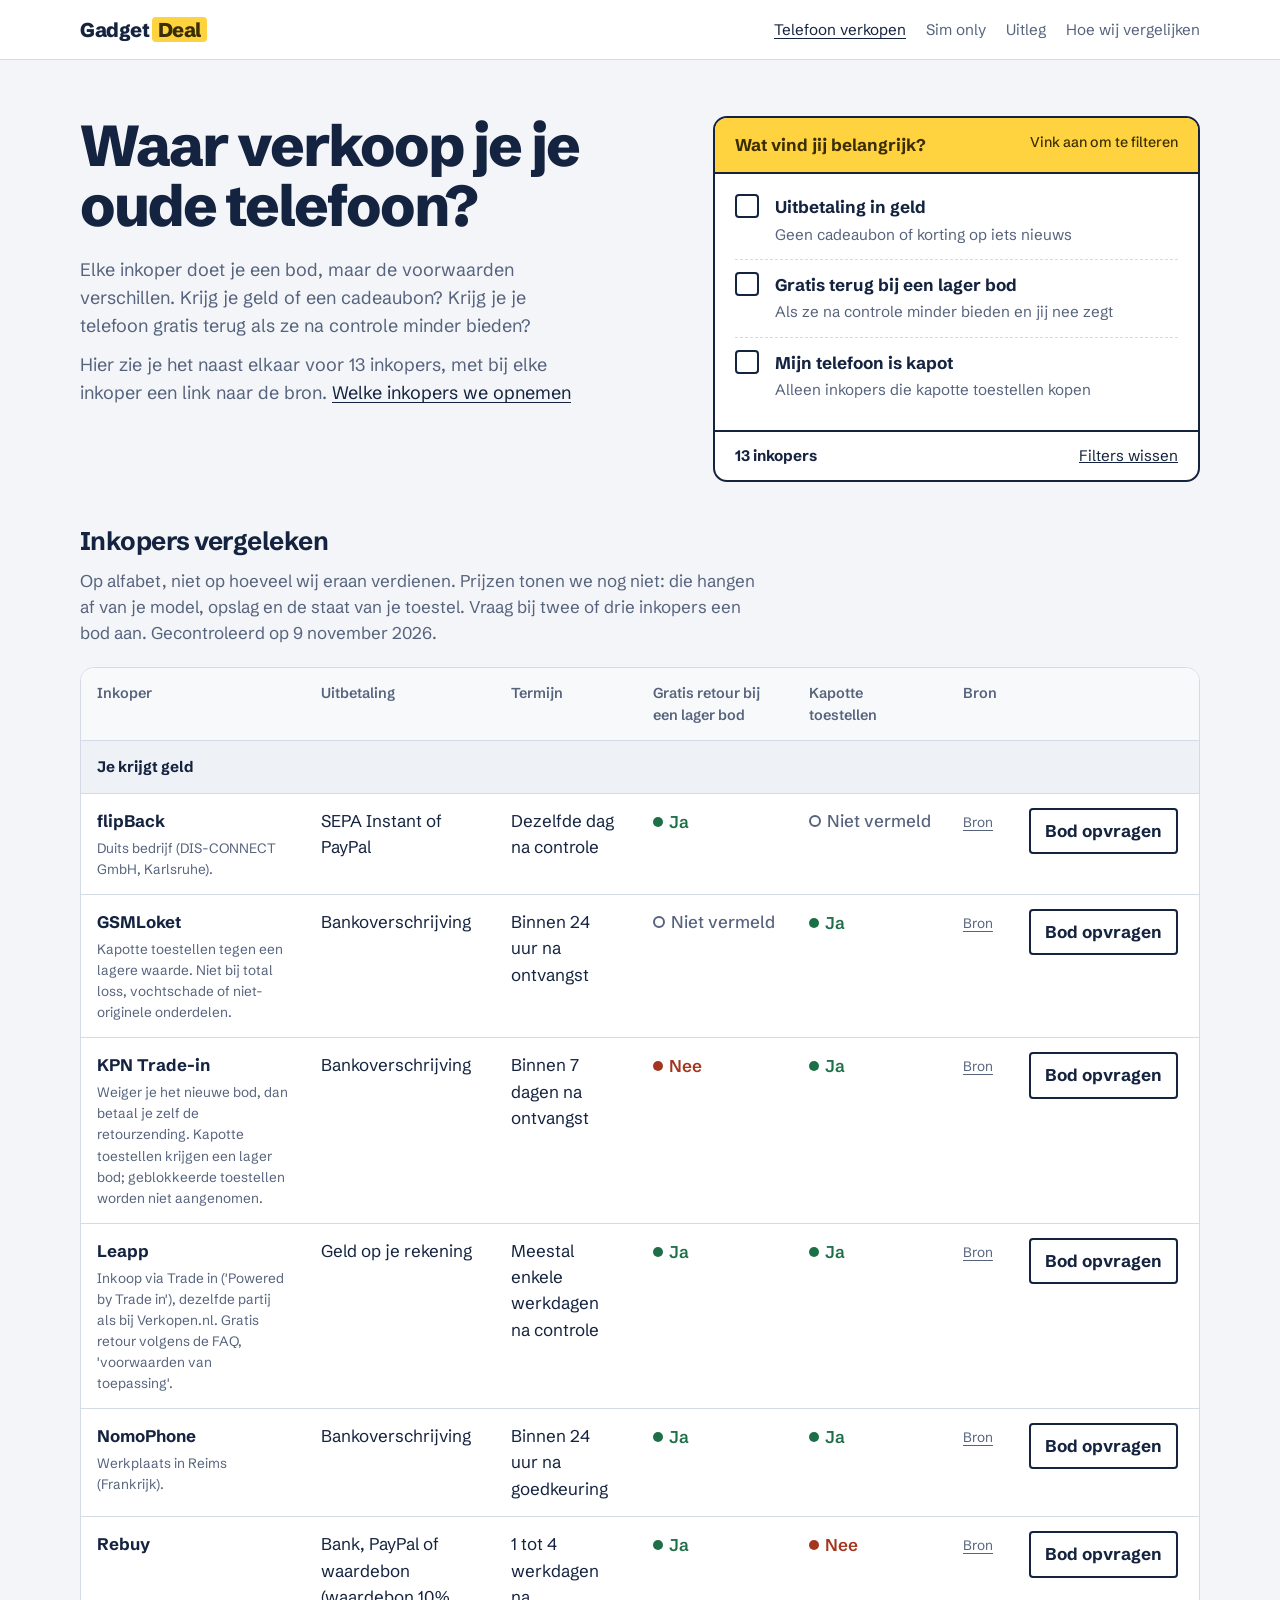
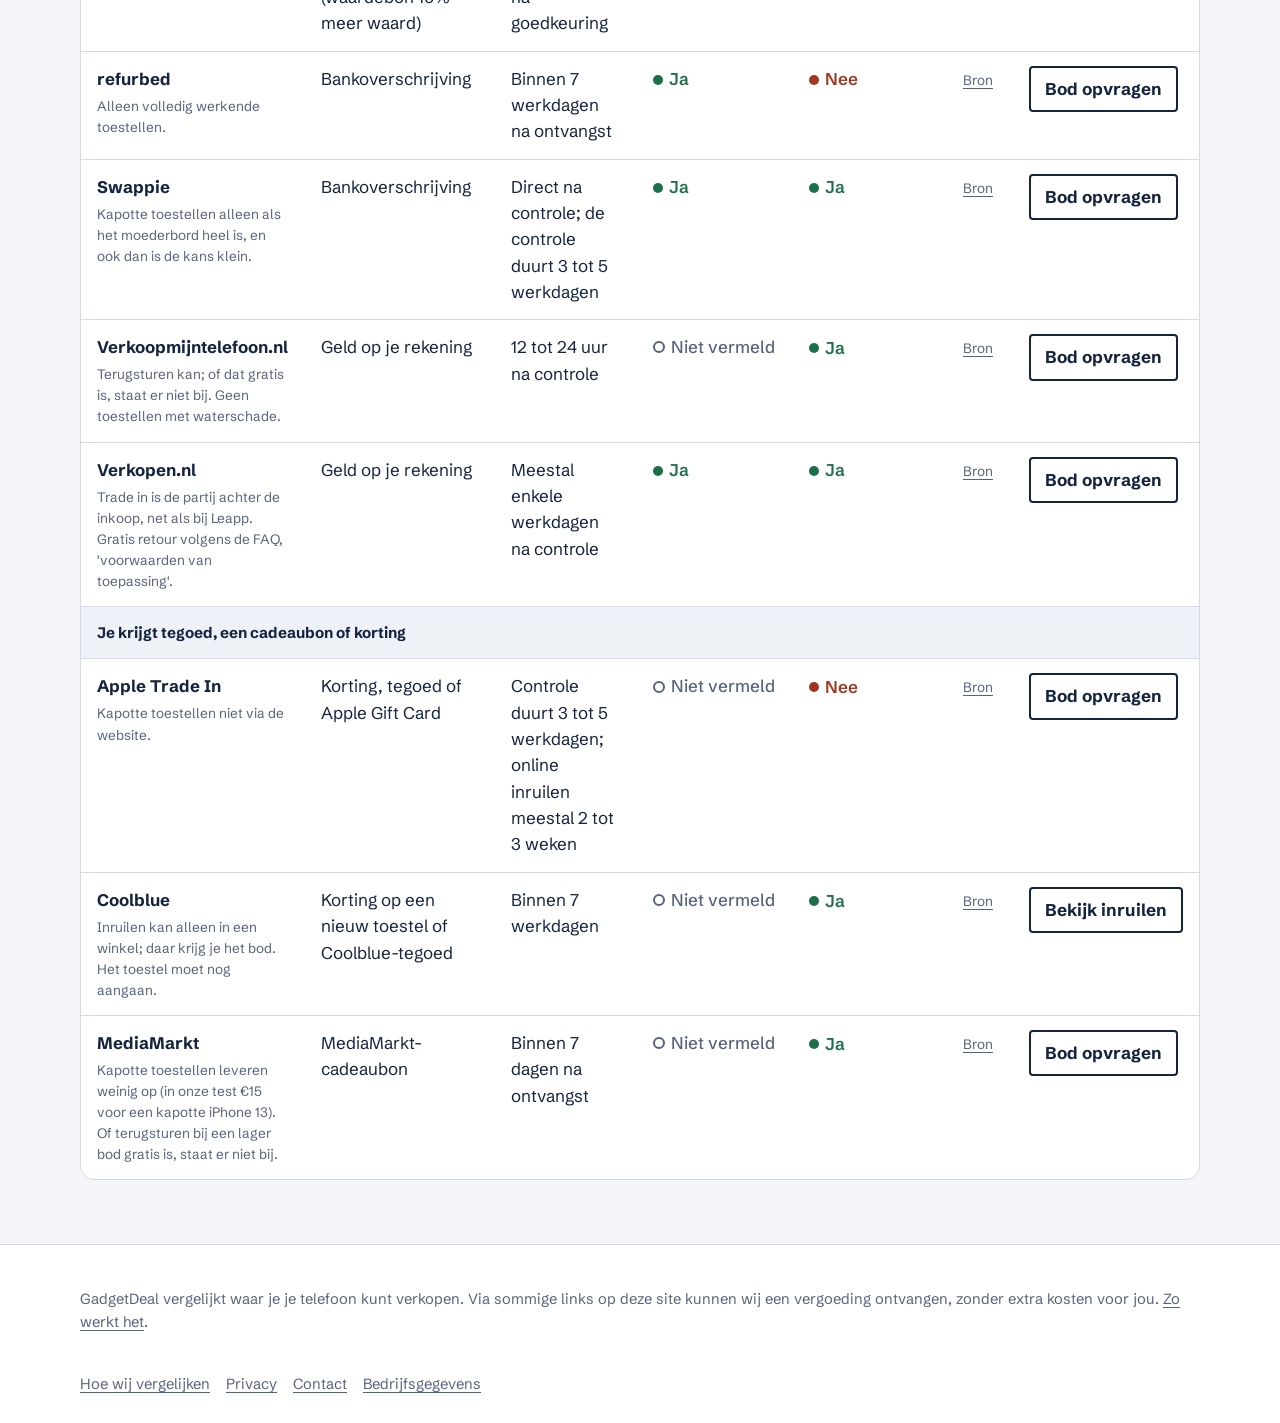
<file: site/index.html>
<!doctype html>
<html lang="nl">
<head>
<meta charset="utf-8">
<meta name="viewport" content="width=device-width, initial-scale=1">
<title>Telefoon verkopen: inkopers vergeleken | GadgetDeal</title>
<meta name="description" content="Vergelijk waar je je oude telefoon verkoopt: uitbetaling in geld of tegoed, termijn, gratis retour en kapotte toestellen.">

<meta name="bdfcd174c7b7649" content="eb383fc9dd353336dca0785f127b4a7e">
<link rel="canonical" href="https://www.gadgetdeal.nl/">
<link rel="icon" href="/assets/favicon.svg" type="image/svg+xml">
<meta property="og:title" content="Telefoon verkopen: inkopers vergeleken | GadgetDeal">
<meta property="og:description" content="Vergelijk waar je je oude telefoon verkoopt: uitbetaling in geld of tegoed, termijn, gratis retour en kapotte toestellen.">
<meta property="og:url" content="https://www.gadgetdeal.nl/">
<meta property="og:type" content="website">
<meta property="og:locale" content="nl_NL">
<link rel="preconnect" href="https://fonts.googleapis.com">
<link rel="preconnect" href="https://fonts.gstatic.com" crossorigin>
<link href="https://fonts.googleapis.com/css2?family=Schibsted+Grotesk:wght@400;500;600;700;800&display=swap" rel="stylesheet">
<link rel="stylesheet" href="/assets/style.css">
</head>
<body>
<header class="site-header">
  <div class="wrap">
    <a class="logo" href="/">Gadget<span>Deal</span></a>
    <nav class="site-nav" aria-label="Hoofdmenu"><a href="/" aria-current="page">Telefoon verkopen</a><a href="/sim-only/">Sim only</a><a href="/uitleg/">Uitleg</a><a href="/hoe-wij-vergelijken/">Hoe wij vergelijken</a></nav>
  </div>
</header>
<main>

<div class="wrap hero">
  <div>
    <h1>Waar verkoop je je oude telefoon?</h1>
    <p>Elke inkoper doet je een bod, maar de voorwaarden verschillen. Krijg je geld of een cadeaubon? Krijg je je telefoon gratis terug als ze na controle minder bieden?</p>
    <p>Hier zie je het naast elkaar voor 13 inkopers, met bij elke inkoper een link naar de bron. <a href="/hoe-wij-vergelijken/">Welke inkopers we opnemen</a></p>
  </div>
  <form class="label" id="filters" aria-describedby="count">
    <div class="label-head"><span>Wat vind jij belangrijk?</span><small>Vink aan om te filteren</small></div>
    <fieldset>
      <legend class="visually-hidden" style="position:absolute;left:-9999px">Filters</legend>
      <label class="check"><input type="checkbox" name="geld"><span><strong>Uitbetaling in geld</strong><span>Geen cadeaubon of korting op iets nieuws</span></span></label>
      <label class="check"><input type="checkbox" name="retour"><span><strong>Gratis terug bij een lager bod</strong><span>Als ze na controle minder bieden en jij nee zegt</span></span></label>
      <label class="check"><input type="checkbox" name="kapot"><span><strong>Mijn telefoon is kapot</strong><span>Alleen inkopers die kapotte toestellen kopen</span></span></label>
    </fieldset>
    <div class="label-foot"><output id="count" aria-live="polite">13 inkopers</output><button type="button" id="reset">Filters wissen</button></div>
  </form>
</div>

<section class="wrap results" aria-labelledby="vergelijking">
  <h2 id="vergelijking">Inkopers vergeleken</h2>
  <p>Op alfabet, niet op hoeveel wij eraan verdienen. Prijzen tonen we nog niet: die hangen af van je model, opslag en de staat van je toestel. Vraag bij twee of drie inkopers een bod aan. Gecontroleerd op 9 november 2026.</p>
  <table class="buyers" id="buyers">
    <thead><tr><th scope="col">Inkoper</th><th scope="col">Uitbetaling</th><th scope="col">Termijn</th><th scope="col">Gratis retour bij een lager bod</th><th scope="col">Kapotte toestellen</th><th scope="col">Bron</th><th scope="col"><span style="position:absolute;left:-9999px">Link</span></th></tr></thead>
    <tbody><tr class="group-row" data-group="geld"><td colspan="7">Je krijgt geld</td></tr><tr data-naam="flipBack" data-group="geld" data-geld="true" data-retour="ja" data-kapot="onbekend">
  <th scope="row">flipBack<small>Duits bedrijf (DIS-CONNECT GmbH, Karlsruhe).</small></th>
  <td data-label="Uitbetaling">SEPA Instant of PayPal</td>
  <td data-label="Termijn">Dezelfde dag na controle</td>
  <td data-label="Gratis retour bij een lager bod"><span class="mark ja">Ja</span></td>
  <td data-label="Kapotte toestellen"><span class="mark onbekend">Niet vermeld</span></td>
  <td data-label="Bron"><a class="source" href="https://flipback.nl" rel="nofollow noopener">Bron</a></td>
  <td class="cta"><a class="go" href="https://flipback.nl/verkopen" rel="nofollow noopener" target="_blank" aria-label="Bod opvragen bij flipBack">Bod opvragen</a></td>
</tr><tr data-naam="GSMLoket" data-group="geld" data-geld="true" data-retour="onbekend" data-kapot="ja">
  <th scope="row">GSMLoket<small>Kapotte toestellen tegen een lagere waarde. Niet bij total loss, vochtschade of niet-originele onderdelen.</small></th>
  <td data-label="Uitbetaling">Bankoverschrijving</td>
  <td data-label="Termijn">Binnen 24 uur na ontvangst</td>
  <td data-label="Gratis retour bij een lager bod"><span class="mark onbekend">Niet vermeld</span></td>
  <td data-label="Kapotte toestellen"><span class="mark ja">Ja</span></td>
  <td data-label="Bron"><a class="source" href="https://www.gsmloket.nl/nl/hoe-werkt-het/veelgestelde-vragen" rel="nofollow noopener">Bron</a></td>
  <td class="cta"><a class="go" href="https://www.gsmloket.nl/nl" rel="nofollow noopener" target="_blank" aria-label="Bod opvragen bij GSMLoket">Bod opvragen</a></td>
</tr><tr data-naam="KPN Trade-in" data-group="geld" data-geld="true" data-retour="nee" data-kapot="ja">
  <th scope="row">KPN Trade-in<small>Weiger je het nieuwe bod, dan betaal je zelf de retourzending. Kapotte toestellen krijgen een lager bod; geblokkeerde toestellen worden niet aangenomen.</small></th>
  <td data-label="Uitbetaling">Bankoverschrijving</td>
  <td data-label="Termijn">Binnen 7 dagen na ontvangst</td>
  <td data-label="Gratis retour bij een lager bod"><span class="mark nee">Nee</span></td>
  <td data-label="Kapotte toestellen"><span class="mark ja">Ja</span></td>
  <td data-label="Bron"><a class="source" href="https://assets.recommerce.com/clc/kpn/nl/RCS_Algemene_voorwaarden_trade_in_KPN.pdf" rel="nofollow noopener">Bron</a></td>
  <td class="cta"><a class="go" href="https://tradein.recommerce.com/#/kpn/nl" rel="nofollow noopener" target="_blank" aria-label="Bod opvragen bij KPN Trade-in">Bod opvragen</a></td>
</tr><tr data-naam="Leapp" data-group="geld" data-geld="true" data-retour="ja" data-kapot="ja">
  <th scope="row">Leapp<small>Inkoop via Trade in (&#x27;Powered by Trade in&#x27;), dezelfde partij als bij Verkopen.nl. Gratis retour volgens de FAQ, &#x27;voorwaarden van toepassing&#x27;.</small></th>
  <td data-label="Uitbetaling">Geld op je rekening</td>
  <td data-label="Termijn">Meestal enkele werkdagen na controle</td>
  <td data-label="Gratis retour bij een lager bod"><span class="mark ja">Ja</span></td>
  <td data-label="Kapotte toestellen"><span class="mark ja">Ja</span></td>
  <td data-label="Bron"><a class="source" href="https://verkopen.leapp.nl/en/frequently-asked-questions" rel="nofollow noopener">Bron</a></td>
  <td class="cta"><a class="go" href="https://verkopen.leapp.nl" rel="nofollow noopener" target="_blank" aria-label="Bod opvragen bij Leapp">Bod opvragen</a></td>
</tr><tr data-naam="NomoPhone" data-group="geld" data-geld="true" data-retour="ja" data-kapot="ja">
  <th scope="row">NomoPhone<small>Werkplaats in Reims (Frankrijk).</small></th>
  <td data-label="Uitbetaling">Bankoverschrijving</td>
  <td data-label="Termijn">Binnen 24 uur na goedkeuring</td>
  <td data-label="Gratis retour bij een lager bod"><span class="mark ja">Ja</span></td>
  <td data-label="Kapotte toestellen"><span class="mark ja">Ja</span></td>
  <td data-label="Bron"><a class="source" href="https://nomophone.com/nl/cgr" rel="nofollow noopener">Bron</a></td>
  <td class="cta"><a class="go" href="https://nomophone.com/nl/buyback" rel="nofollow noopener" target="_blank" aria-label="Bod opvragen bij NomoPhone">Bod opvragen</a></td>
</tr><tr data-naam="Rebuy" data-group="geld" data-geld="true" data-retour="ja" data-kapot="nee">
  <th scope="row">Rebuy</th>
  <td data-label="Uitbetaling">Bank, PayPal of waardebon (waardebon 10% meer waard)</td>
  <td data-label="Termijn">1 tot 4 werkdagen na goedkeuring</td>
  <td data-label="Gratis retour bij een lager bod"><span class="mark ja">Ja</span></td>
  <td data-label="Kapotte toestellen"><span class="mark nee">Nee</span></td>
  <td data-label="Bron"><a class="source" href="https://www.rebuy.nl/legal/terms-and-conditions" rel="nofollow noopener">Bron</a></td>
  <td class="cta"><a class="go" href="https://www.rebuy.nl/verkopen/telefoons" rel="nofollow noopener" target="_blank" aria-label="Bod opvragen bij Rebuy">Bod opvragen</a></td>
</tr><tr data-naam="refurbed" data-group="geld" data-geld="true" data-retour="ja" data-kapot="nee">
  <th scope="row">refurbed<small>Alleen volledig werkende toestellen.</small></th>
  <td data-label="Uitbetaling">Bankoverschrijving</td>
  <td data-label="Termijn">Binnen 7 werkdagen na ontvangst</td>
  <td data-label="Gratis retour bij een lager bod"><span class="mark ja">Ja</span></td>
  <td data-label="Kapotte toestellen"><span class="mark nee">Nee</span></td>
  <td data-label="Bron"><a class="source" href="https://www.refurbed.nl/veelgestelde-vragen/" rel="nofollow noopener">Bron</a></td>
  <td class="cta"><a class="go" href="https://www.refurbed.nl/verkopen/" rel="nofollow noopener" target="_blank" aria-label="Bod opvragen bij refurbed">Bod opvragen</a></td>
</tr><tr data-naam="Swappie" data-group="geld" data-geld="true" data-retour="ja" data-kapot="ja">
  <th scope="row">Swappie<small>Kapotte toestellen alleen als het moederbord heel is, en ook dan is de kans klein.</small></th>
  <td data-label="Uitbetaling">Bankoverschrijving</td>
  <td data-label="Termijn">Direct na controle; de controle duurt 3 tot 5 werkdagen</td>
  <td data-label="Gratis retour bij een lager bod"><span class="mark ja">Ja</span></td>
  <td data-label="Kapotte toestellen"><span class="mark ja">Ja</span></td>
  <td data-label="Bron"><a class="source" href="https://swappie.com/nl/verkoop/" rel="nofollow noopener">Bron</a></td>
  <td class="cta"><a class="go" href="https://swappie.com/nl/verkoop/" rel="nofollow noopener" target="_blank" aria-label="Bod opvragen bij Swappie">Bod opvragen</a></td>
</tr><tr data-naam="Verkoopmijntelefoon.nl" data-group="geld" data-geld="true" data-retour="onbekend" data-kapot="ja">
  <th scope="row">Verkoopmijntelefoon.nl<small>Terugsturen kan; of dat gratis is, staat er niet bij. Geen toestellen met waterschade.</small></th>
  <td data-label="Uitbetaling">Geld op je rekening</td>
  <td data-label="Termijn">12 tot 24 uur na controle</td>
  <td data-label="Gratis retour bij een lager bod"><span class="mark onbekend">Niet vermeld</span></td>
  <td data-label="Kapotte toestellen"><span class="mark ja">Ja</span></td>
  <td data-label="Bron"><a class="source" href="https://verkoopmijntelefoon.nl" rel="nofollow noopener">Bron</a></td>
  <td class="cta"><a class="go" href="https://verkoopmijntelefoon.nl/verkopen/" rel="nofollow noopener" target="_blank" aria-label="Bod opvragen bij Verkoopmijntelefoon.nl">Bod opvragen</a></td>
</tr><tr data-naam="Verkopen.nl" data-group="geld" data-geld="true" data-retour="ja" data-kapot="ja">
  <th scope="row">Verkopen.nl<small>Trade in is de partij achter de inkoop, net als bij Leapp. Gratis retour volgens de FAQ, &#x27;voorwaarden van toepassing&#x27;.</small></th>
  <td data-label="Uitbetaling">Geld op je rekening</td>
  <td data-label="Termijn">Meestal enkele werkdagen na controle</td>
  <td data-label="Gratis retour bij een lager bod"><span class="mark ja">Ja</span></td>
  <td data-label="Kapotte toestellen"><span class="mark ja">Ja</span></td>
  <td data-label="Bron"><a class="source" href="https://www.verkopen.nl/veelgestelde-vragen" rel="nofollow noopener">Bron</a></td>
  <td class="cta"><a class="go" href="https://www.verkopen.nl/telefoon" rel="nofollow noopener" target="_blank" aria-label="Bod opvragen bij Verkopen.nl">Bod opvragen</a></td>
</tr><tr class="group-row" data-group="tegoed"><td colspan="7">Je krijgt tegoed, een cadeaubon of korting</td></tr><tr data-naam="Apple Trade In" data-group="tegoed" data-geld="false" data-retour="onbekend" data-kapot="nee">
  <th scope="row">Apple Trade In<small>Kapotte toestellen niet via de website.</small></th>
  <td data-label="Uitbetaling">Korting, tegoed of Apple Gift Card</td>
  <td data-label="Termijn">Controle duurt 3 tot 5 werkdagen; online inruilen meestal 2 tot 3 weken</td>
  <td data-label="Gratis retour bij een lager bod"><span class="mark onbekend">Niet vermeld</span></td>
  <td data-label="Kapotte toestellen"><span class="mark nee">Nee</span></td>
  <td data-label="Bron"><a class="source" href="https://www.apple.com/nl/trade-in" rel="nofollow noopener">Bron</a></td>
  <td class="cta"><a class="go" href="https://www.apple.com/nl/shop/trade-in" rel="nofollow noopener" target="_blank" aria-label="Bod opvragen bij Apple Trade In">Bod opvragen</a></td>
</tr><tr data-naam="Coolblue" data-group="tegoed" data-geld="false" data-retour="onbekend" data-kapot="ja">
  <th scope="row">Coolblue<small>Inruilen kan alleen in een winkel; daar krijg je het bod. Het toestel moet nog aangaan.</small></th>
  <td data-label="Uitbetaling">Korting op een nieuw toestel of Coolblue-tegoed</td>
  <td data-label="Termijn">Binnen 7 werkdagen</td>
  <td data-label="Gratis retour bij een lager bod"><span class="mark onbekend">Niet vermeld</span></td>
  <td data-label="Kapotte toestellen"><span class="mark ja">Ja</span></td>
  <td data-label="Bron"><a class="source" href="https://www.coolblue.nl/advies/alles-over-smartphone-upgrade.html" rel="nofollow noopener">Bron</a></td>
  <td class="cta"><a class="go" href="https://www.coolblue.nl/advies/alles-over-smartphone-upgrade.html" rel="nofollow noopener" target="_blank" aria-label="Bekijk inruilen bij Coolblue">Bekijk inruilen</a></td>
</tr><tr data-naam="MediaMarkt" data-group="tegoed" data-geld="false" data-retour="onbekend" data-kapot="ja">
  <th scope="row">MediaMarkt<small>Kapotte toestellen leveren weinig op (in onze test €15 voor een kapotte iPhone 13). Of terugsturen bij een lager bod gratis is, staat er niet bij.</small></th>
  <td data-label="Uitbetaling">MediaMarkt-cadeaubon</td>
  <td data-label="Termijn">Binnen 7 dagen na ontvangst</td>
  <td data-label="Gratis retour bij een lager bod"><span class="mark onbekend">Niet vermeld</span></td>
  <td data-label="Kapotte toestellen"><span class="mark ja">Ja</span></td>
  <td data-label="Bron"><a class="source" href="https://inruilservice.mediamarkt.nl/faq/" rel="nofollow noopener">Bron</a></td>
  <td class="cta"><a class="go" href="https://inruilservice.mediamarkt.nl/" rel="nofollow noopener" target="_blank" aria-label="Bod opvragen bij MediaMarkt">Bod opvragen</a></td>
</tr></tbody>
  </table>
  <p class="empty" id="empty" hidden>Geen inkoper voldoet aan al je keuzes. Haal een vinkje weg om meer inkopers te zien.</p>
</section>

</main>
<footer class="site-footer">
  <div class="wrap">
    <p>GadgetDeal vergelijkt waar je je telefoon kunt verkopen. Via sommige links op deze site kunnen wij een vergoeding ontvangen, zonder extra kosten voor jou. <a href="/hoe-wij-vergelijken/">Zo werkt het</a>.</p>
    <nav aria-label="Overige pagina's">
      <a href="/hoe-wij-vergelijken/">Hoe wij vergelijken</a>
      <a href="/privacy/">Privacy</a>
      <a href="/contact/">Contact</a>
      <a href="/contact/#bedrijfsgegevens">Bedrijfsgegevens</a>
    </nav>
  </div>
</footer>
<script src="/assets/filter.js" defer></script>
</body>
</html>
</file>
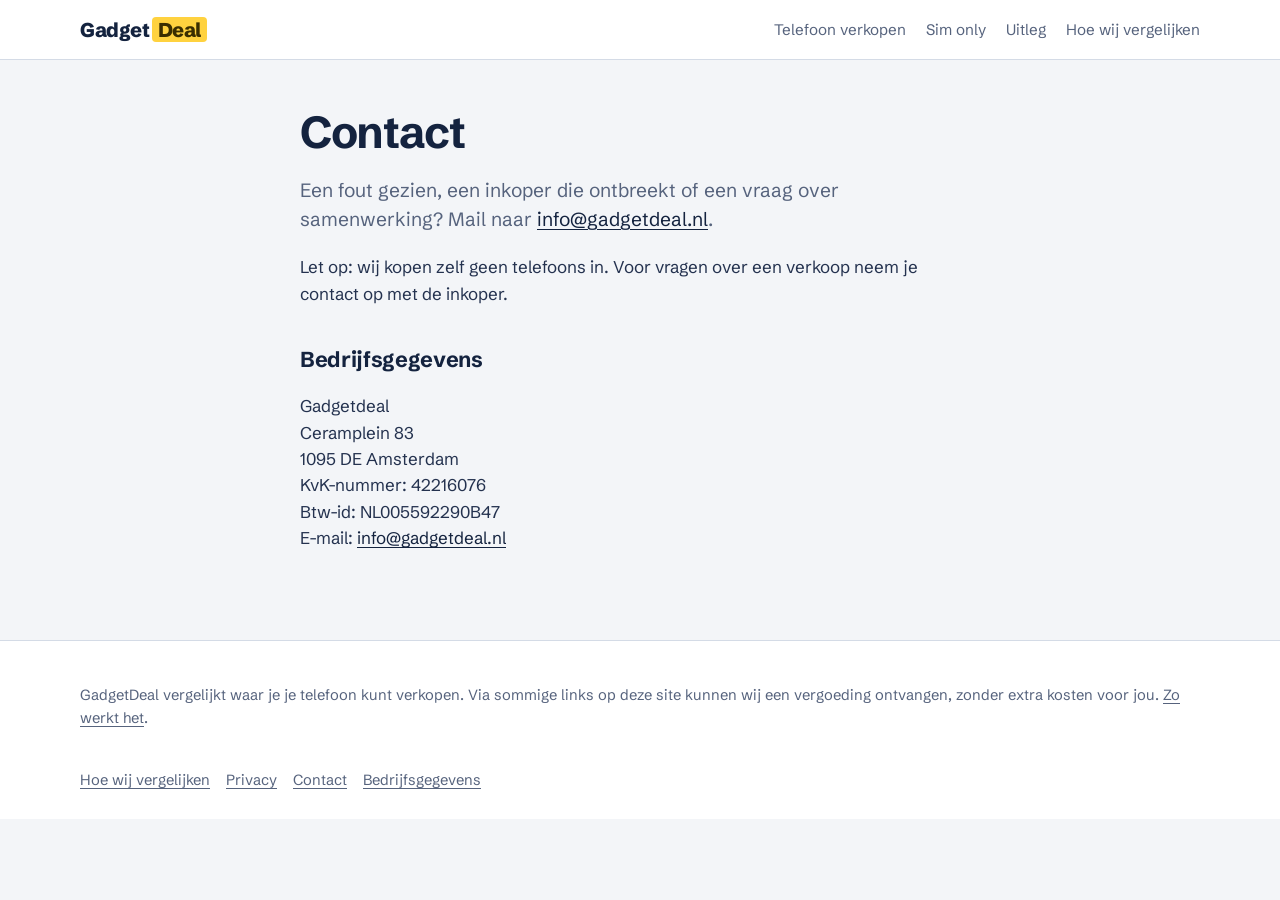
<file: site/contact/index.html>
<!doctype html>
<html lang="nl">
<head>
<meta charset="utf-8">
<meta name="viewport" content="width=device-width, initial-scale=1">
<title>Contact: vraag, fout of samenwerking | GadgetDeal</title>
<meta name="description" content="Vraag over GadgetDeal, een inkoper die ontbreekt of een fout in de vergelijking? Mail ons via info@gadgetdeal.nl.">


<link rel="canonical" href="https://www.gadgetdeal.nl/contact/">
<link rel="icon" href="/assets/favicon.svg" type="image/svg+xml">
<meta property="og:title" content="Contact: vraag, fout of samenwerking | GadgetDeal">
<meta property="og:description" content="Vraag over GadgetDeal, een inkoper die ontbreekt of een fout in de vergelijking? Mail ons via info@gadgetdeal.nl.">
<meta property="og:url" content="https://www.gadgetdeal.nl/contact/">
<meta property="og:type" content="website">
<meta property="og:locale" content="nl_NL">
<link rel="preconnect" href="https://fonts.googleapis.com">
<link rel="preconnect" href="https://fonts.gstatic.com" crossorigin>
<link href="https://fonts.googleapis.com/css2?family=Schibsted+Grotesk:wght@400;500;600;700;800&display=swap" rel="stylesheet">
<link rel="stylesheet" href="/assets/style.css">
</head>
<body>
<header class="site-header">
  <div class="wrap">
    <a class="logo" href="/">Gadget<span>Deal</span></a>
    <nav class="site-nav" aria-label="Hoofdmenu"><a href="/">Telefoon verkopen</a><a href="/sim-only/">Sim only</a><a href="/uitleg/">Uitleg</a><a href="/hoe-wij-vergelijken/">Hoe wij vergelijken</a></nav>
  </div>
</header>
<main>

<article class="wrap prose">
  <h1>Contact</h1>
  <p class="lead">Een fout gezien, een inkoper die ontbreekt of een vraag over samenwerking? Mail naar <a href="mailto:info@gadgetdeal.nl">info@gadgetdeal.nl</a>.</p>
  <p>Let op: wij kopen zelf geen telefoons in. Voor vragen over een verkoop neem je contact op met de inkoper.</p>
  <h2 id="bedrijfsgegevens">Bedrijfsgegevens</h2>
  <p>Gadgetdeal<br>Ceramplein 83<br>1095 DE Amsterdam<br>KvK-nummer: 42216076<br>Btw-id: NL005592290B47<br>E-mail: <a href="mailto:info@gadgetdeal.nl">info@gadgetdeal.nl</a></p>
</article>

</main>
<footer class="site-footer">
  <div class="wrap">
    <p>GadgetDeal vergelijkt waar je je telefoon kunt verkopen. Via sommige links op deze site kunnen wij een vergoeding ontvangen, zonder extra kosten voor jou. <a href="/hoe-wij-vergelijken/">Zo werkt het</a>.</p>
    <nav aria-label="Overige pagina's">
      <a href="/hoe-wij-vergelijken/">Hoe wij vergelijken</a>
      <a href="/privacy/">Privacy</a>
      <a href="/contact/">Contact</a>
      <a href="/contact/#bedrijfsgegevens">Bedrijfsgegevens</a>
    </nav>
  </div>
</footer>

</body>
</html>
</file>
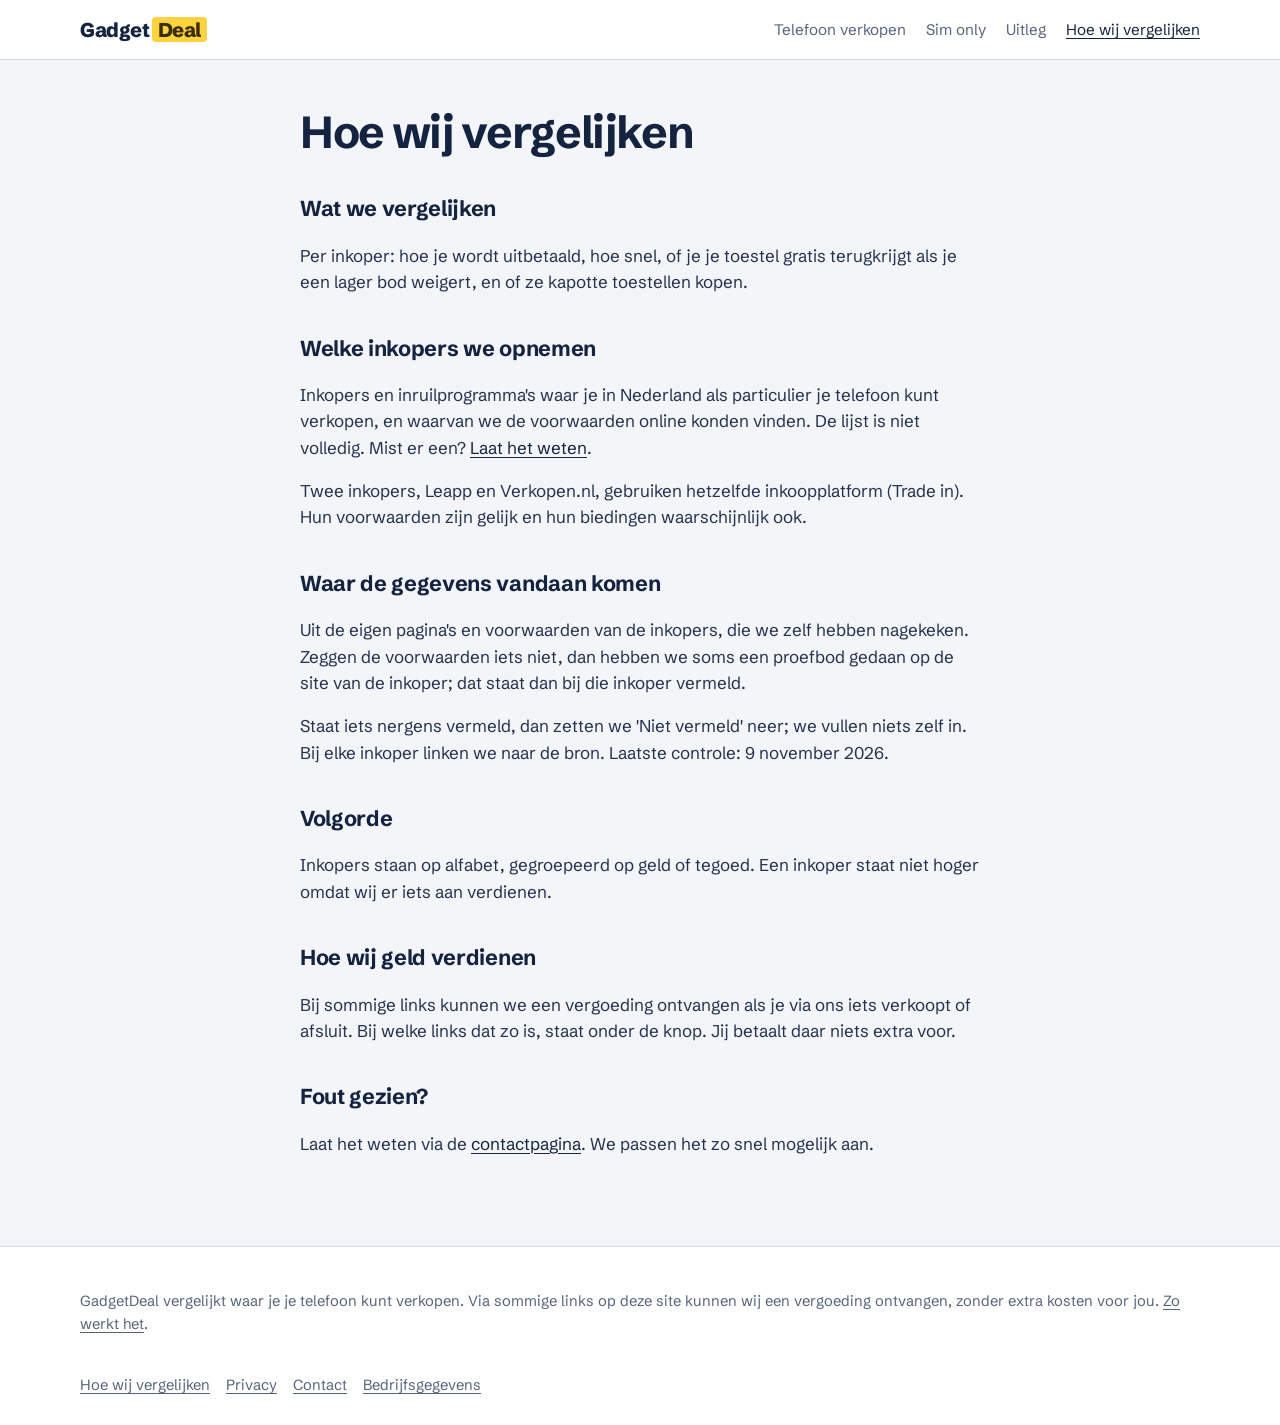
<file: site/hoe-wij-vergelijken/index.html>
<!doctype html>
<html lang="nl">
<head>
<meta charset="utf-8">
<meta name="viewport" content="width=device-width, initial-scale=1">
<title>Hoe wij inkopers en sim only vergelijken | GadgetDeal</title>
<meta name="description" content="Hoe GadgetDeal inkopers vergelijkt, waar de gegevens vandaan komen en hoe wij geld verdienen.">


<link rel="canonical" href="https://www.gadgetdeal.nl/hoe-wij-vergelijken/">
<link rel="icon" href="/assets/favicon.svg" type="image/svg+xml">
<meta property="og:title" content="Hoe wij inkopers en sim only vergelijken | GadgetDeal">
<meta property="og:description" content="Hoe GadgetDeal inkopers vergelijkt, waar de gegevens vandaan komen en hoe wij geld verdienen.">
<meta property="og:url" content="https://www.gadgetdeal.nl/hoe-wij-vergelijken/">
<meta property="og:type" content="website">
<meta property="og:locale" content="nl_NL">
<link rel="preconnect" href="https://fonts.googleapis.com">
<link rel="preconnect" href="https://fonts.gstatic.com" crossorigin>
<link href="https://fonts.googleapis.com/css2?family=Schibsted+Grotesk:wght@400;500;600;700;800&display=swap" rel="stylesheet">
<link rel="stylesheet" href="/assets/style.css">
</head>
<body>
<header class="site-header">
  <div class="wrap">
    <a class="logo" href="/">Gadget<span>Deal</span></a>
    <nav class="site-nav" aria-label="Hoofdmenu"><a href="/">Telefoon verkopen</a><a href="/sim-only/">Sim only</a><a href="/uitleg/">Uitleg</a><a href="/hoe-wij-vergelijken/" aria-current="page">Hoe wij vergelijken</a></nav>
  </div>
</header>
<main>

<article class="wrap prose">
  <h1>Hoe wij vergelijken</h1>
  <h2>Wat we vergelijken</h2>
  <p>Per inkoper: hoe je wordt uitbetaald, hoe snel, of je je toestel gratis terugkrijgt als je een lager bod weigert, en of ze kapotte toestellen kopen.</p>
  <h2>Welke inkopers we opnemen</h2>
  <p>Inkopers en inruilprogramma's waar je in Nederland als particulier je telefoon kunt verkopen, en waarvan we de voorwaarden online konden vinden. De lijst is niet volledig. Mist er een? <a href="/contact/">Laat het weten</a>.</p>
  <p>Twee inkopers, Leapp en Verkopen.nl, gebruiken hetzelfde inkoopplatform (Trade in). Hun voorwaarden zijn gelijk en hun biedingen waarschijnlijk ook.</p>
  <h2>Waar de gegevens vandaan komen</h2>
  <p>Uit de eigen pagina's en voorwaarden van de inkopers, die we zelf hebben nagekeken. Zeggen de voorwaarden iets niet, dan hebben we soms een proefbod gedaan op de site van de inkoper; dat staat dan bij die inkoper vermeld.</p>
  <p>Staat iets nergens vermeld, dan zetten we 'Niet vermeld' neer; we vullen niets zelf in. Bij elke inkoper linken we naar de bron. Laatste controle: 9 november 2026.</p>
  <h2>Volgorde</h2>
  <p>Inkopers staan op alfabet, gegroepeerd op geld of tegoed. Een inkoper staat niet hoger omdat wij er iets aan verdienen.</p>
  <h2>Hoe wij geld verdienen</h2>
  <p>Bij sommige links kunnen we een vergoeding ontvangen als je via ons iets verkoopt of afsluit. Bij welke links dat zo is, staat onder de knop. Jij betaalt daar niets extra voor.</p>
  <h2>Fout gezien?</h2>
  <p>Laat het weten via de <a href="/contact/">contactpagina</a>. We passen het zo snel mogelijk aan.</p>
</article>

</main>
<footer class="site-footer">
  <div class="wrap">
    <p>GadgetDeal vergelijkt waar je je telefoon kunt verkopen. Via sommige links op deze site kunnen wij een vergoeding ontvangen, zonder extra kosten voor jou. <a href="/hoe-wij-vergelijken/">Zo werkt het</a>.</p>
    <nav aria-label="Overige pagina's">
      <a href="/hoe-wij-vergelijken/">Hoe wij vergelijken</a>
      <a href="/privacy/">Privacy</a>
      <a href="/contact/">Contact</a>
      <a href="/contact/#bedrijfsgegevens">Bedrijfsgegevens</a>
    </nav>
  </div>
</footer>

</body>
</html>
</file>
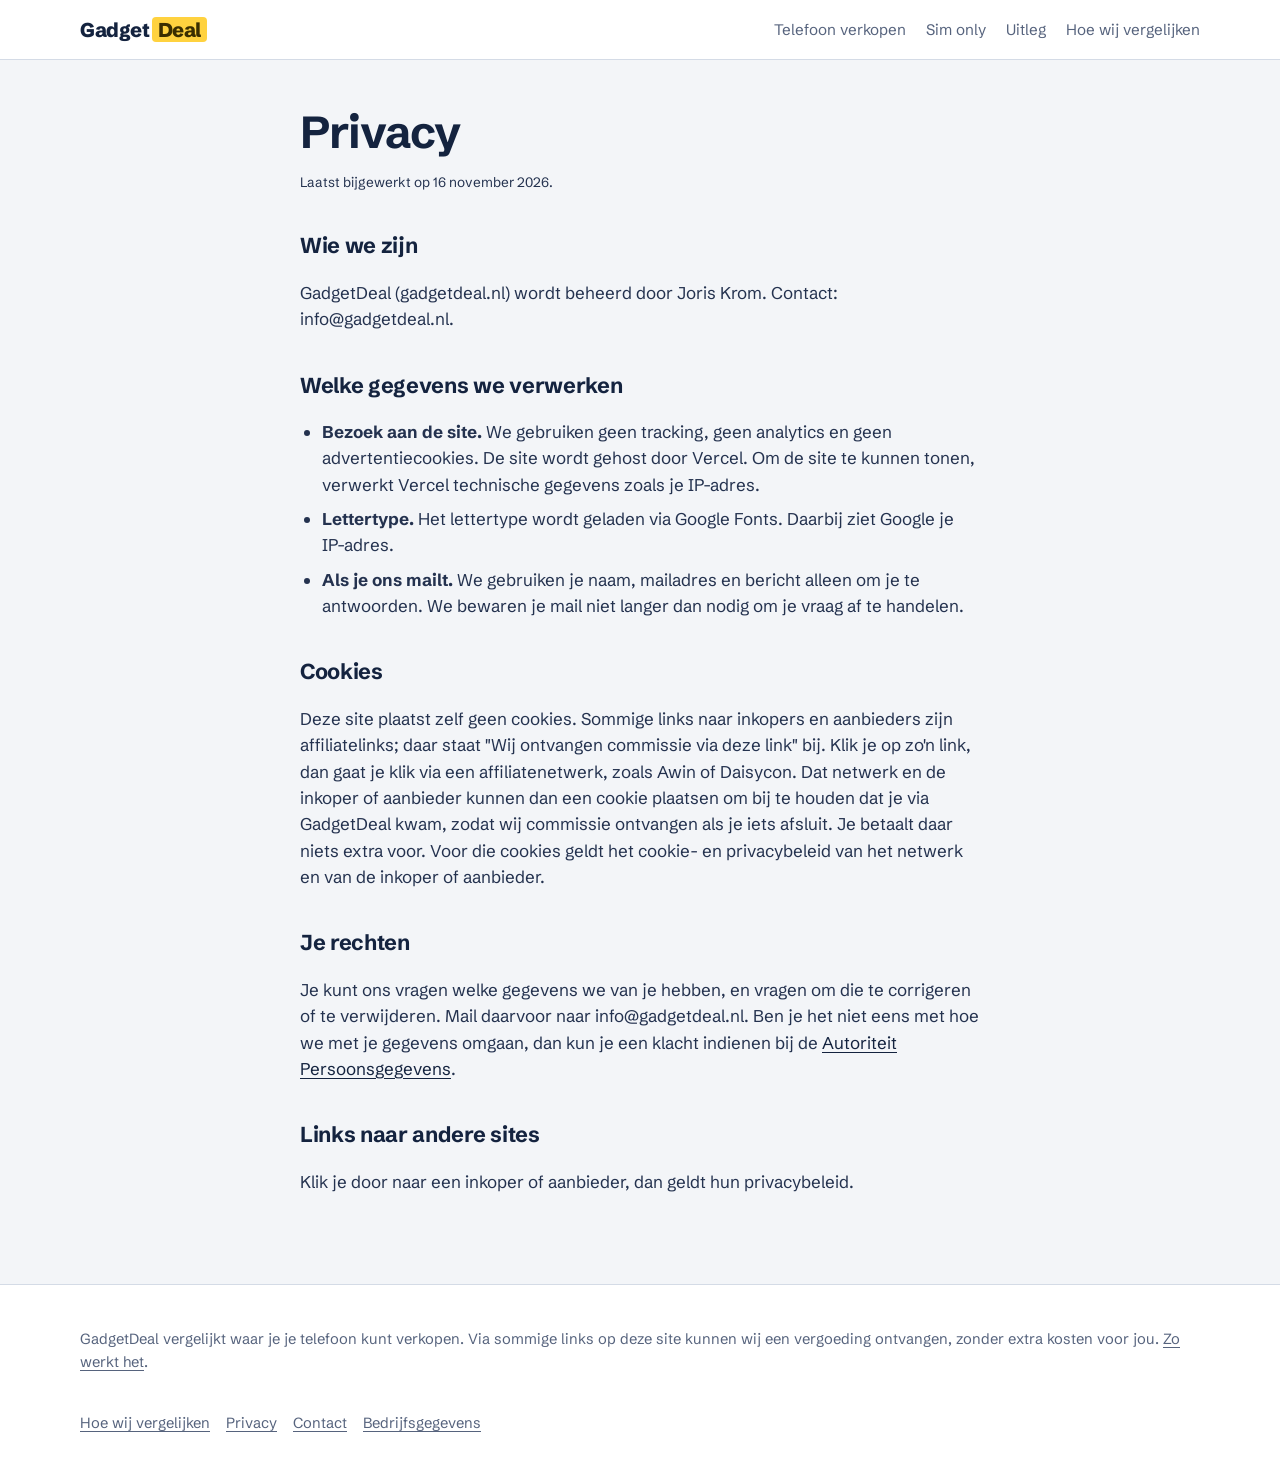
<file: site/privacy/index.html>
<!doctype html>
<html lang="nl">
<head>
<meta charset="utf-8">
<meta name="viewport" content="width=device-width, initial-scale=1">
<title>Privacyverklaring en cookies | GadgetDeal</title>
<meta name="description" content="Privacyverklaring van GadgetDeal.">
<meta name="robots" content="noindex, follow">

<link rel="canonical" href="https://www.gadgetdeal.nl/privacy/">
<link rel="icon" href="/assets/favicon.svg" type="image/svg+xml">
<meta property="og:title" content="Privacyverklaring en cookies | GadgetDeal">
<meta property="og:description" content="Privacyverklaring van GadgetDeal.">
<meta property="og:url" content="https://www.gadgetdeal.nl/privacy/">
<meta property="og:type" content="website">
<meta property="og:locale" content="nl_NL">
<link rel="preconnect" href="https://fonts.googleapis.com">
<link rel="preconnect" href="https://fonts.gstatic.com" crossorigin>
<link href="https://fonts.googleapis.com/css2?family=Schibsted+Grotesk:wght@400;500;600;700;800&display=swap" rel="stylesheet">
<link rel="stylesheet" href="/assets/style.css">
</head>
<body>
<header class="site-header">
  <div class="wrap">
    <a class="logo" href="/">Gadget<span>Deal</span></a>
    <nav class="site-nav" aria-label="Hoofdmenu"><a href="/">Telefoon verkopen</a><a href="/sim-only/">Sim only</a><a href="/uitleg/">Uitleg</a><a href="/hoe-wij-vergelijken/">Hoe wij vergelijken</a></nav>
  </div>
</header>
<main>

<article class="wrap prose">
  <h1>Privacy</h1>
  <p class="source">Laatst bijgewerkt op 16 november 2026.</p>
  <h2>Wie we zijn</h2>
  <p>GadgetDeal (gadgetdeal.nl) wordt beheerd door Joris Krom. Contact: info@gadgetdeal.nl.</p>
  <h2>Welke gegevens we verwerken</h2>
  <ul>
    <li><strong>Bezoek aan de site.</strong> We gebruiken geen tracking, geen analytics en geen advertentiecookies. De site wordt gehost door Vercel. Om de site te kunnen tonen, verwerkt Vercel technische gegevens zoals je IP-adres.</li>
    <li><strong>Lettertype.</strong> Het lettertype wordt geladen via Google Fonts. Daarbij ziet Google je IP-adres.</li>
    <li><strong>Als je ons mailt.</strong> We gebruiken je naam, mailadres en bericht alleen om je te antwoorden. We bewaren je mail niet langer dan nodig om je vraag af te handelen.</li>
  </ul>
  <h2>Cookies</h2>
  <p>Deze site plaatst zelf geen cookies. Sommige links naar inkopers en aanbieders zijn affiliatelinks; daar staat "Wij ontvangen commissie via deze link" bij. Klik je op zo'n link, dan gaat je klik via een affiliatenetwerk, zoals Awin of Daisycon. Dat netwerk en de inkoper of aanbieder kunnen dan een cookie plaatsen om bij te houden dat je via GadgetDeal kwam, zodat wij commissie ontvangen als je iets afsluit. Je betaalt daar niets extra voor. Voor die cookies geldt het cookie- en privacybeleid van het netwerk en van de inkoper of aanbieder.</p>
  <h2>Je rechten</h2>
  <p>Je kunt ons vragen welke gegevens we van je hebben, en vragen om die te corrigeren of te verwijderen. Mail daarvoor naar info@gadgetdeal.nl. Ben je het niet eens met hoe we met je gegevens omgaan, dan kun je een klacht indienen bij de <a href="https://autoriteitpersoonsgegevens.nl" rel="nofollow noopener">Autoriteit Persoonsgegevens</a>.</p>
  <h2>Links naar andere sites</h2>
  <p>Klik je door naar een inkoper of aanbieder, dan geldt hun privacybeleid.</p>
</article>

</main>
<footer class="site-footer">
  <div class="wrap">
    <p>GadgetDeal vergelijkt waar je je telefoon kunt verkopen. Via sommige links op deze site kunnen wij een vergoeding ontvangen, zonder extra kosten voor jou. <a href="/hoe-wij-vergelijken/">Zo werkt het</a>.</p>
    <nav aria-label="Overige pagina's">
      <a href="/hoe-wij-vergelijken/">Hoe wij vergelijken</a>
      <a href="/privacy/">Privacy</a>
      <a href="/contact/">Contact</a>
      <a href="/contact/#bedrijfsgegevens">Bedrijfsgegevens</a>
    </nav>
  </div>
</footer>

</body>
</html>
</file>
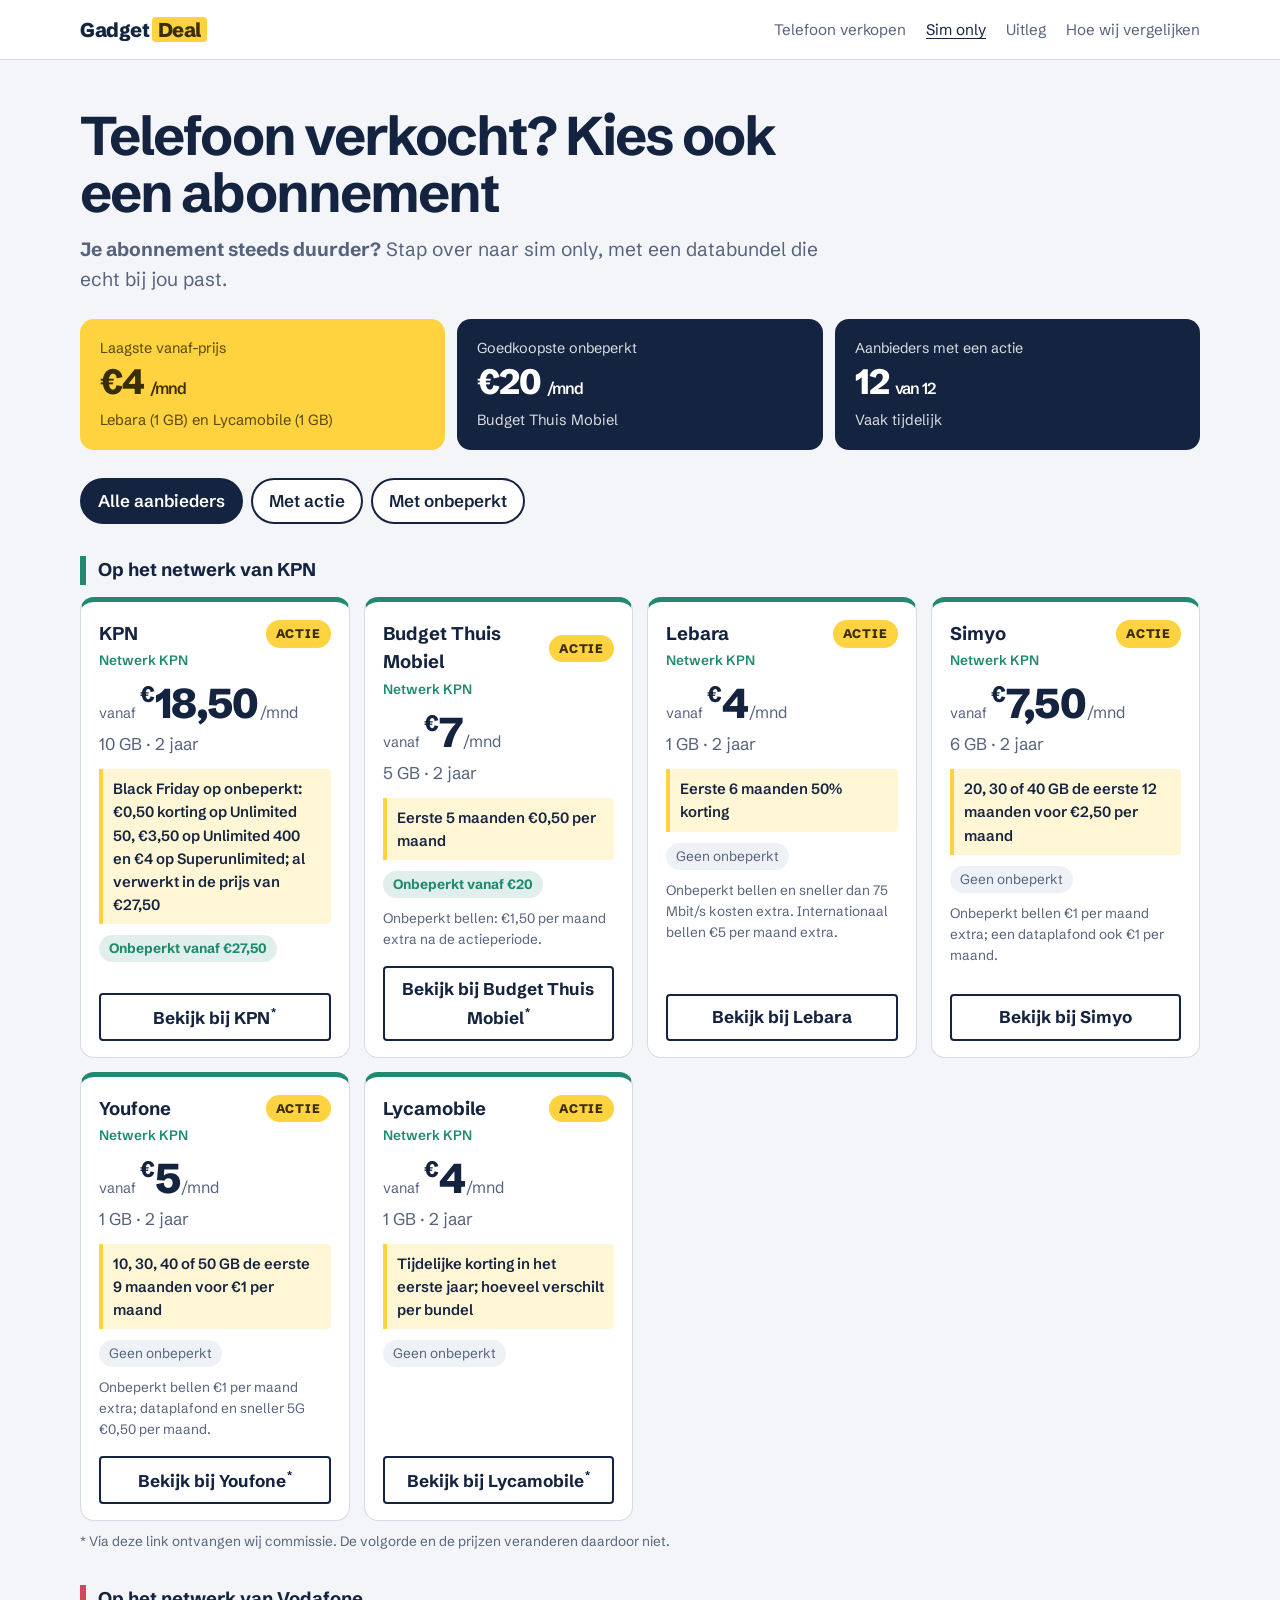
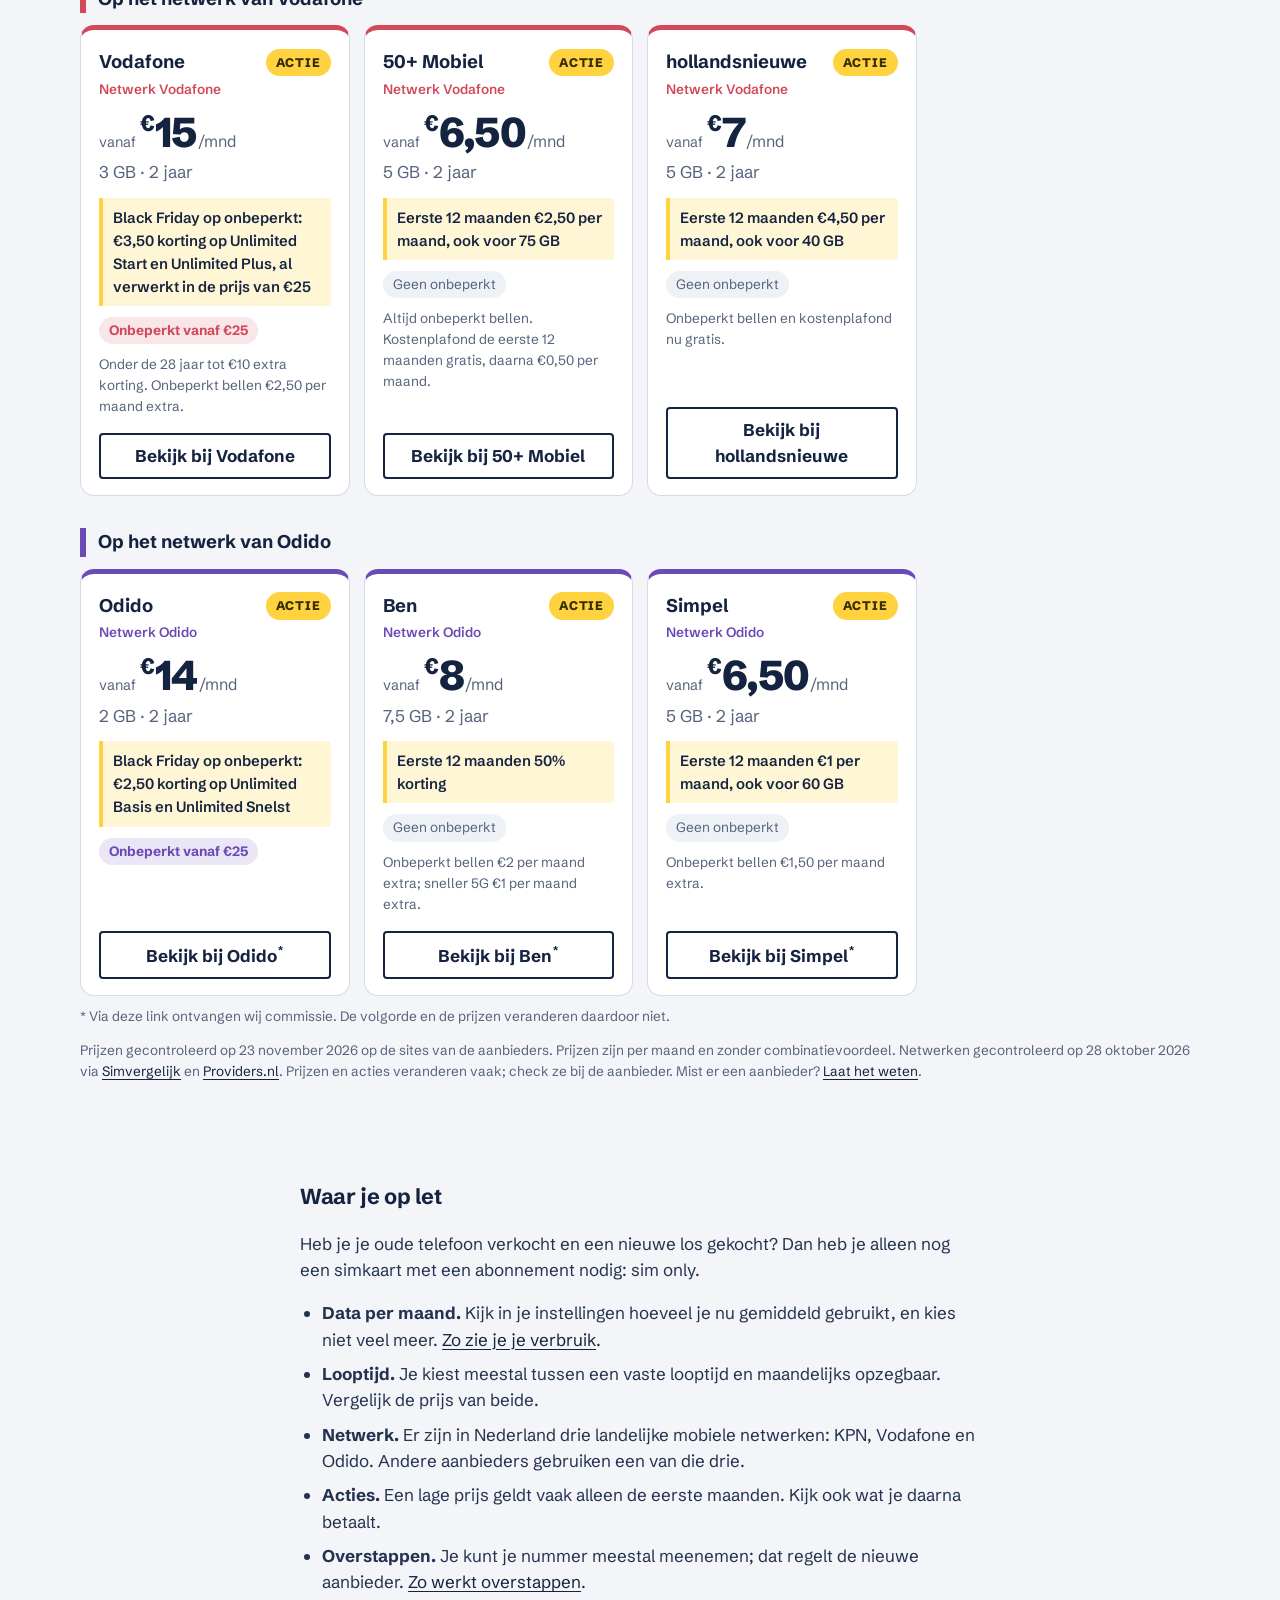
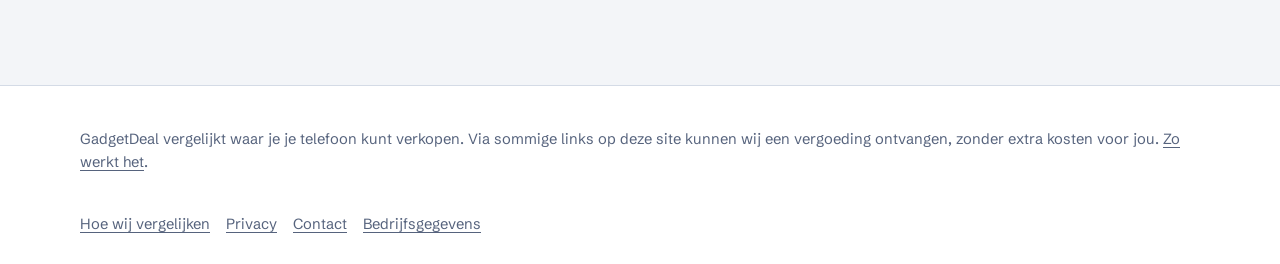
<file: site/sim-only/index.html>
<!doctype html>
<html lang="nl">
<head>
<meta charset="utf-8">
<meta name="viewport" content="width=device-width, initial-scale=1">
<title>Sim only kiezen na je nieuwe telefoon | GadgetDeal</title>
<meta name="description" content="Je abonnement steeds duurder? Stap over naar sim only, met een databundel die echt bij jou past. De aanbieders per netwerk op een rij.">


<link rel="canonical" href="https://www.gadgetdeal.nl/sim-only/">
<link rel="icon" href="/assets/favicon.svg" type="image/svg+xml">
<meta property="og:title" content="Sim only kiezen na je nieuwe telefoon | GadgetDeal">
<meta property="og:description" content="Je abonnement steeds duurder? Stap over naar sim only, met een databundel die echt bij jou past. De aanbieders per netwerk op een rij.">
<meta property="og:url" content="https://www.gadgetdeal.nl/sim-only/">
<meta property="og:type" content="website">
<meta property="og:locale" content="nl_NL">
<link rel="preconnect" href="https://fonts.googleapis.com">
<link rel="preconnect" href="https://fonts.gstatic.com" crossorigin>
<link href="https://fonts.googleapis.com/css2?family=Schibsted+Grotesk:wght@400;500;600;700;800&display=swap" rel="stylesheet">
<link rel="stylesheet" href="/assets/style.css">
</head>
<body>
<header class="site-header">
  <div class="wrap">
    <a class="logo" href="/">Gadget<span>Deal</span></a>
    <nav class="site-nav" aria-label="Hoofdmenu"><a href="/">Telefoon verkopen</a><a href="/sim-only/" aria-current="page">Sim only</a><a href="/uitleg/">Uitleg</a><a href="/hoe-wij-vergelijken/">Hoe wij vergelijken</a></nav>
  </div>
</header>
<main>

<div class="wrap">
  <header class="so-hero">
    <h1>Telefoon verkocht? Kies ook een abonnement</h1>
    <p class="lead"><strong>Je abonnement steeds duurder?</strong> Stap over naar sim only, met een databundel die echt bij jou past.</p>
  </header>
  <div class="so-highlights">
  <div><span>Laagste vanaf-prijs</span><strong>€4 <small>/mnd</small></strong><em>Lebara (1 GB) en Lycamobile (1 GB)</em></div>
  <div><span>Goedkoopste onbeperkt</span><strong>€20 <small>/mnd</small></strong><em>Budget Thuis Mobiel</em></div>
  <div><span>Aanbieders met een actie</span><strong>12 <small>van 12</small></strong><em>Vaak tijdelijk</em></div>
</div>
  <div class="so-filter" role="group" aria-label="Filter aanbieders">
    <button type="button" data-filter="alle" aria-pressed="true">Alle aanbieders</button>
    <button type="button" data-filter="actie" aria-pressed="false">Met actie</button>
    <button type="button" data-filter="onbeperkt" aria-pressed="false">Met onbeperkt</button>
  </div>
  <h3 class="so-group net-a">Op het netwerk van KPN</h3><ul class="so-grid"><li class="so-card net-a" data-actie="ja" data-onbeperkt="ja">
  <div class="so-top"><strong>KPN</strong><span class="so-badge">Actie</span></div>
  <p class="so-net">Netwerk KPN</p>
  <p class="so-price"><span class="so-from">vanaf</span> <span class="so-eur">€</span><span class="so-amount">18,50</span><span class="so-pm">/mnd</span></p>
  <p class="so-spec">10 GB · 2 jaar</p>
  <p class="so-deal">Black Friday op onbeperkt: €0,50 korting op Unlimited 50, €3,50 op Unlimited 400 en €4 op Superunlimited; al verwerkt in de prijs van €27,50</p>
  <div class="so-chips"><span class="so-chip yes">Onbeperkt vanaf €27,50</span></div>
  
  <a class="go so-go" href="https://glp8.net/c/?si=19860&amp;li=1858286&amp;wi=448064&amp;ws=&amp;dl=shop%2Fmobiel%2Fsim-only%2F" rel="sponsored noopener" target="_blank">Bekijk bij KPN<sup>*</sup></a>
</li><li class="so-card net-a" data-actie="ja" data-onbeperkt="ja">
  <div class="so-top"><strong>Budget Thuis Mobiel</strong><span class="so-badge">Actie</span></div>
  <p class="so-net">Netwerk KPN</p>
  <p class="so-price"><span class="so-from">vanaf</span> <span class="so-eur">€</span><span class="so-amount">7</span><span class="so-pm">/mnd</span></p>
  <p class="so-spec">5 GB · 2 jaar</p>
  <p class="so-deal">Eerste 5 maanden €0,50 per maand</p>
  <div class="so-chips"><span class="so-chip yes">Onbeperkt vanaf €20</span></div>
  <p class="so-extra">Onbeperkt bellen: €1,50 per maand extra na de actieperiode.</p>
  <a class="go so-go" href="https://dc.budgetthuis.nl/c/?si=14759&amp;li=1636713&amp;wi=448064&amp;ws=&amp;dl=mobiel" rel="sponsored noopener" target="_blank">Bekijk bij Budget Thuis Mobiel<sup>*</sup></a>
</li><li class="so-card net-a" data-actie="ja" data-onbeperkt="nee">
  <div class="so-top"><strong>Lebara</strong><span class="so-badge">Actie</span></div>
  <p class="so-net">Netwerk KPN</p>
  <p class="so-price"><span class="so-from">vanaf</span> <span class="so-eur">€</span><span class="so-amount">4</span><span class="so-pm">/mnd</span></p>
  <p class="so-spec">1 GB · 2 jaar</p>
  <p class="so-deal">Eerste 6 maanden 50% korting</p>
  <div class="so-chips"><span class="so-chip">Geen onbeperkt</span></div>
  <p class="so-extra">Onbeperkt bellen en sneller dan 75 Mbit/s kosten extra. Internationaal bellen €5 per maand extra.</p>
  <a class="go so-go" href="https://www.lebara.nl" rel="nofollow noopener" target="_blank">Bekijk bij Lebara</a>
</li><li class="so-card net-a" data-actie="ja" data-onbeperkt="nee">
  <div class="so-top"><strong>Simyo</strong><span class="so-badge">Actie</span></div>
  <p class="so-net">Netwerk KPN</p>
  <p class="so-price"><span class="so-from">vanaf</span> <span class="so-eur">€</span><span class="so-amount">7,50</span><span class="so-pm">/mnd</span></p>
  <p class="so-spec">6 GB · 2 jaar</p>
  <p class="so-deal">20, 30 of 40 GB de eerste 12 maanden voor €2,50 per maand</p>
  <div class="so-chips"><span class="so-chip">Geen onbeperkt</span></div>
  <p class="so-extra">Onbeperkt bellen €1 per maand extra; een dataplafond ook €1 per maand.</p>
  <a class="go so-go" href="https://www.simyo.nl" rel="nofollow noopener" target="_blank">Bekijk bij Simyo</a>
</li><li class="so-card net-a" data-actie="ja" data-onbeperkt="nee">
  <div class="so-top"><strong>Youfone</strong><span class="so-badge">Actie</span></div>
  <p class="so-net">Netwerk KPN</p>
  <p class="so-price"><span class="so-from">vanaf</span> <span class="so-eur">€</span><span class="so-amount">5</span><span class="so-pm">/mnd</span></p>
  <p class="so-spec">1 GB · 2 jaar</p>
  <p class="so-deal">10, 30, 40 of 50 GB de eerste 9 maanden voor €1 per maand</p>
  <div class="so-chips"><span class="so-chip">Geen onbeperkt</span></div>
  <p class="so-extra">Onbeperkt bellen €1 per maand extra; dataplafond en sneller 5G €0,50 per maand.</p>
  <a class="go so-go" href="https://www.awin1.com/cread.php?awinmid=8505&amp;awinaffid=3155546" rel="sponsored noopener" target="_blank">Bekijk bij Youfone<sup>*</sup></a>
</li><li class="so-card net-a" data-actie="ja" data-onbeperkt="nee">
  <div class="so-top"><strong>Lycamobile</strong><span class="so-badge">Actie</span></div>
  <p class="so-net">Netwerk KPN</p>
  <p class="so-price"><span class="so-from">vanaf</span> <span class="so-eur">€</span><span class="so-amount">4</span><span class="so-pm">/mnd</span></p>
  <p class="so-spec">1 GB · 2 jaar</p>
  <p class="so-deal">Tijdelijke korting in het eerste jaar; hoeveel verschilt per bundel</p>
  <div class="so-chips"><span class="so-chip">Geen onbeperkt</span></div>
  
  <a class="go so-go" href="https://www.awin1.com/cread.php?awinmid=116137&amp;awinaffid=3155546&amp;ued=https%3A%2F%2Fwww.lycamobile.nl%2Fsim-only%2Fnl%2Fbundles%2Fsim-only-deals%2F%2324-months" rel="sponsored noopener" target="_blank">Bekijk bij Lycamobile<sup>*</sup></a>
</li></ul><p class="source so-noot">* Via deze link ontvangen wij commissie. De volgorde en de prijzen veranderen daardoor niet.</p><h3 class="so-group net-b">Op het netwerk van Vodafone</h3><ul class="so-grid"><li class="so-card net-b" data-actie="ja" data-onbeperkt="ja">
  <div class="so-top"><strong>Vodafone</strong><span class="so-badge">Actie</span></div>
  <p class="so-net">Netwerk Vodafone</p>
  <p class="so-price"><span class="so-from">vanaf</span> <span class="so-eur">€</span><span class="so-amount">15</span><span class="so-pm">/mnd</span></p>
  <p class="so-spec">3 GB · 2 jaar</p>
  <p class="so-deal">Black Friday op onbeperkt: €3,50 korting op Unlimited Start en Unlimited Plus, al verwerkt in de prijs van €25</p>
  <div class="so-chips"><span class="so-chip yes">Onbeperkt vanaf €25</span></div>
  <p class="so-extra">Onder de 28 jaar tot €10 extra korting. Onbeperkt bellen €2,50 per maand extra.</p>
  <a class="go so-go" href="https://www.vodafone.nl" rel="nofollow noopener" target="_blank">Bekijk bij Vodafone</a>
</li><li class="so-card net-b" data-actie="ja" data-onbeperkt="nee">
  <div class="so-top"><strong>50+ Mobiel</strong><span class="so-badge">Actie</span></div>
  <p class="so-net">Netwerk Vodafone</p>
  <p class="so-price"><span class="so-from">vanaf</span> <span class="so-eur">€</span><span class="so-amount">6,50</span><span class="so-pm">/mnd</span></p>
  <p class="so-spec">5 GB · 2 jaar</p>
  <p class="so-deal">Eerste 12 maanden €2,50 per maand, ook voor 75 GB</p>
  <div class="so-chips"><span class="so-chip">Geen onbeperkt</span></div>
  <p class="so-extra">Altijd onbeperkt bellen. Kostenplafond de eerste 12 maanden gratis, daarna €0,50 per maand.</p>
  <a class="go so-go" href="https://www.50plusmobiel.nl" rel="nofollow noopener" target="_blank">Bekijk bij 50+ Mobiel</a>
</li><li class="so-card net-b" data-actie="ja" data-onbeperkt="nee">
  <div class="so-top"><strong>hollandsnieuwe</strong><span class="so-badge">Actie</span></div>
  <p class="so-net">Netwerk Vodafone</p>
  <p class="so-price"><span class="so-from">vanaf</span> <span class="so-eur">€</span><span class="so-amount">7</span><span class="so-pm">/mnd</span></p>
  <p class="so-spec">5 GB · 2 jaar</p>
  <p class="so-deal">Eerste 12 maanden €4,50 per maand, ook voor 40 GB</p>
  <div class="so-chips"><span class="so-chip">Geen onbeperkt</span></div>
  <p class="so-extra">Onbeperkt bellen en kostenplafond nu gratis.</p>
  <a class="go so-go" href="https://www.hollandsnieuwe.nl" rel="nofollow noopener" target="_blank">Bekijk bij hollandsnieuwe</a>
</li></ul><h3 class="so-group net-c">Op het netwerk van Odido</h3><ul class="so-grid"><li class="so-card net-c" data-actie="ja" data-onbeperkt="ja">
  <div class="so-top"><strong>Odido</strong><span class="so-badge">Actie</span></div>
  <p class="so-net">Netwerk Odido</p>
  <p class="so-price"><span class="so-from">vanaf</span> <span class="so-eur">€</span><span class="so-amount">14</span><span class="so-pm">/mnd</span></p>
  <p class="so-spec">2 GB · 2 jaar</p>
  <p class="so-deal">Black Friday op onbeperkt: €2,50 korting op Unlimited Basis en Unlimited Snelst</p>
  <div class="so-chips"><span class="so-chip yes">Onbeperkt vanaf €25</span></div>
  
  <a class="go so-go" href="https://www.awin1.com/cread.php?awinmid=8389&amp;awinaffid=3155546" rel="sponsored noopener" target="_blank">Bekijk bij Odido<sup>*</sup></a>
</li><li class="so-card net-c" data-actie="ja" data-onbeperkt="nee">
  <div class="so-top"><strong>Ben</strong><span class="so-badge">Actie</span></div>
  <p class="so-net">Netwerk Odido</p>
  <p class="so-price"><span class="so-from">vanaf</span> <span class="so-eur">€</span><span class="so-amount">8</span><span class="so-pm">/mnd</span></p>
  <p class="so-spec">7,5 GB · 2 jaar</p>
  <p class="so-deal">Eerste 12 maanden 50% korting</p>
  <div class="so-chips"><span class="so-chip">Geen onbeperkt</span></div>
  <p class="so-extra">Onbeperkt bellen €2 per maand extra; sneller 5G €1 per maand extra.</p>
  <a class="go so-go" href="https://www.awin1.com/cread.php?awinmid=8313&amp;awinaffid=3155546" rel="sponsored noopener" target="_blank">Bekijk bij Ben<sup>*</sup></a>
</li><li class="so-card net-c" data-actie="ja" data-onbeperkt="nee">
  <div class="so-top"><strong>Simpel</strong><span class="so-badge">Actie</span></div>
  <p class="so-net">Netwerk Odido</p>
  <p class="so-price"><span class="so-from">vanaf</span> <span class="so-eur">€</span><span class="so-amount">6,50</span><span class="so-pm">/mnd</span></p>
  <p class="so-spec">5 GB · 2 jaar</p>
  <p class="so-deal">Eerste 12 maanden €1 per maand, ook voor 60 GB</p>
  <div class="so-chips"><span class="so-chip">Geen onbeperkt</span></div>
  <p class="so-extra">Onbeperkt bellen €1,50 per maand extra.</p>
  <a class="go so-go" href="https://www.awin1.com/cread.php?awinmid=8424&amp;awinaffid=3155546" rel="sponsored noopener" target="_blank">Bekijk bij Simpel<sup>*</sup></a>
</li></ul><p class="source so-noot">* Via deze link ontvangen wij commissie. De volgorde en de prijzen veranderen daardoor niet.</p>
  <p class="source">Prijzen gecontroleerd op 23 november 2026 op de sites van de aanbieders. Prijzen zijn per maand en zonder combinatievoordeel. Netwerken gecontroleerd op 28 oktober 2026 via <a href="https://simvergelijk.nl/mobiele-providers/" rel="nofollow noopener">Simvergelijk</a> en <a href="https://www.providers.nl/mobiel/budget-mobiel/" rel="nofollow noopener">Providers.nl</a>. Prijzen en acties veranderen vaak; check ze bij de aanbieder. Mist er een aanbieder? <a href="/contact/">Laat het weten</a>.</p>
</div>
<article class="wrap prose">
  <h2>Waar je op let</h2>
  <p>Heb je je oude telefoon verkocht en een nieuwe los gekocht? Dan heb je alleen nog een simkaart met een abonnement nodig: sim only.</p>
  <ul>
    <li><strong>Data per maand.</strong> Kijk in je instellingen hoeveel je nu gemiddeld gebruikt, en kies niet veel meer. <a href="/uitleg/hoeveel-data-heb-ik-nodig/">Zo zie je je verbruik</a>.</li>
    <li><strong>Looptijd.</strong> Je kiest meestal tussen een vaste looptijd en maandelijks opzegbaar. Vergelijk de prijs van beide.</li>
    <li><strong>Netwerk.</strong> Er zijn in Nederland drie landelijke mobiele netwerken: KPN, Vodafone en Odido. Andere aanbieders gebruiken een van die drie.</li>
    <li><strong>Acties.</strong> Een lage prijs geldt vaak alleen de eerste maanden. Kijk ook wat je daarna betaalt.</li>
    <li><strong>Overstappen.</strong> Je kunt je nummer meestal meenemen; dat regelt de nieuwe aanbieder. <a href="/uitleg/overstappen-naar-sim-only/">Zo werkt overstappen</a>.</li>
  </ul>
</article>

</main>
<footer class="site-footer">
  <div class="wrap">
    <p>GadgetDeal vergelijkt waar je je telefoon kunt verkopen. Via sommige links op deze site kunnen wij een vergoeding ontvangen, zonder extra kosten voor jou. <a href="/hoe-wij-vergelijken/">Zo werkt het</a>.</p>
    <nav aria-label="Overige pagina's">
      <a href="/hoe-wij-vergelijken/">Hoe wij vergelijken</a>
      <a href="/privacy/">Privacy</a>
      <a href="/contact/">Contact</a>
      <a href="/contact/#bedrijfsgegevens">Bedrijfsgegevens</a>
    </nav>
  </div>
</footer>
<script src="/assets/simonly.js" defer></script>
</body>
</html>
</file>
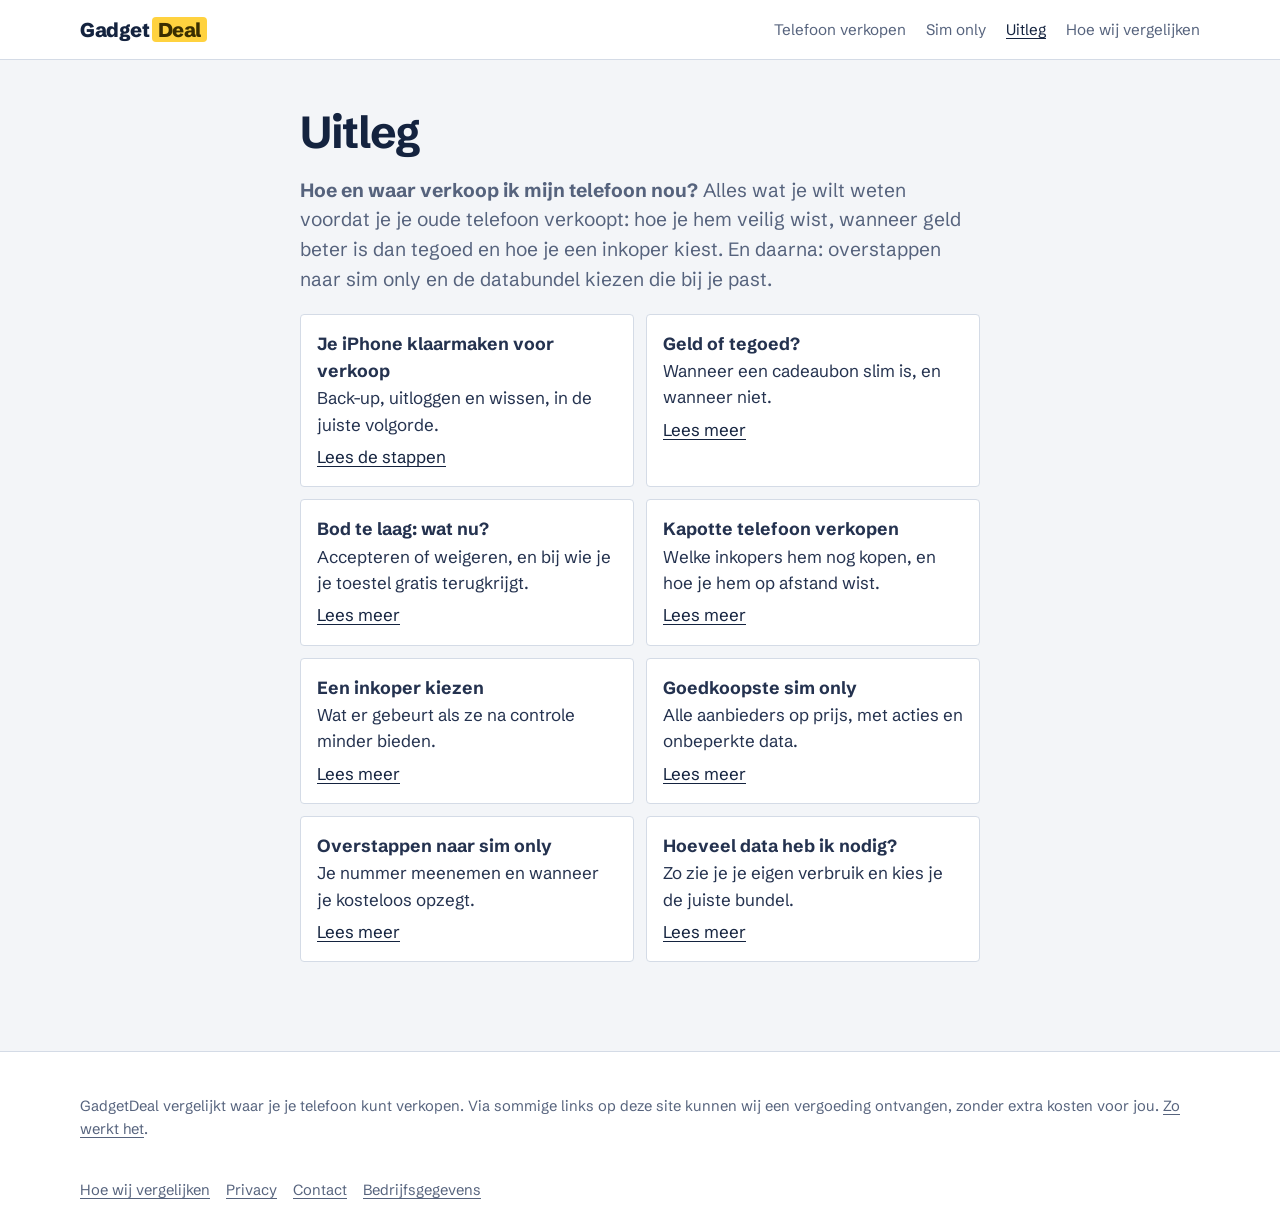
<file: site/uitleg/index.html>
<!doctype html>
<html lang="nl">
<head>
<meta charset="utf-8">
<meta name="viewport" content="width=device-width, initial-scale=1">
<title>Uitleg over telefoon verkopen | GadgetDeal</title>
<meta name="description" content="Hoe en waar verkoop ik mijn telefoon? Zo wis je hem veilig, kies je tussen geld en tegoed en vind je een inkoper die eerlijk omgaat met een lager bod.">


<link rel="canonical" href="https://www.gadgetdeal.nl/uitleg/">
<link rel="icon" href="/assets/favicon.svg" type="image/svg+xml">
<meta property="og:title" content="Uitleg over telefoon verkopen | GadgetDeal">
<meta property="og:description" content="Hoe en waar verkoop ik mijn telefoon? Zo wis je hem veilig, kies je tussen geld en tegoed en vind je een inkoper die eerlijk omgaat met een lager bod.">
<meta property="og:url" content="https://www.gadgetdeal.nl/uitleg/">
<meta property="og:type" content="website">
<meta property="og:locale" content="nl_NL">
<link rel="preconnect" href="https://fonts.googleapis.com">
<link rel="preconnect" href="https://fonts.gstatic.com" crossorigin>
<link href="https://fonts.googleapis.com/css2?family=Schibsted+Grotesk:wght@400;500;600;700;800&display=swap" rel="stylesheet">
<link rel="stylesheet" href="/assets/style.css">
</head>
<body>
<header class="site-header">
  <div class="wrap">
    <a class="logo" href="/">Gadget<span>Deal</span></a>
    <nav class="site-nav" aria-label="Hoofdmenu"><a href="/">Telefoon verkopen</a><a href="/sim-only/">Sim only</a><a href="/uitleg/" aria-current="page">Uitleg</a><a href="/hoe-wij-vergelijken/">Hoe wij vergelijken</a></nav>
  </div>
</header>
<main>

<article class="wrap prose">
  <h1>Uitleg</h1>
  <p class="lead"><strong>Hoe en waar verkoop ik mijn telefoon nou?</strong> Alles wat je wilt weten voordat je je oude telefoon verkoopt: hoe je hem veilig wist, wanneer geld beter is dan tegoed en hoe je een inkoper kiest. En daarna: overstappen naar sim only en de databundel kiezen die bij je past.</p>
  <ul class="cards">
    <li><strong>Je iPhone klaarmaken voor verkoop</strong>Back-up, uitloggen en wissen, in de juiste volgorde.<br><a href="/uitleg/iphone-klaarmaken-voor-verkoop/">Lees de stappen</a></li>
    <li><strong>Geld of tegoed?</strong>Wanneer een cadeaubon slim is, en wanneer niet.<br><a href="/uitleg/geld-of-tegoed/">Lees meer</a></li>
    <li><strong>Bod te laag: wat nu?</strong>Accepteren of weigeren, en bij wie je je toestel gratis terugkrijgt.<br><a href="/uitleg/bod-te-laag/">Lees meer</a></li>
    <li><strong>Kapotte telefoon verkopen</strong>Welke inkopers hem nog kopen, en hoe je hem op afstand wist.<br><a href="/uitleg/kapotte-telefoon-verkopen/">Lees meer</a></li>
    <li><strong>Een inkoper kiezen</strong>Wat er gebeurt als ze na controle minder bieden.<br><a href="/uitleg/inkoper-kiezen/">Lees meer</a></li>
    <li><strong>Goedkoopste sim only</strong>Alle aanbieders op prijs, met acties en onbeperkte data.<br><a href="/uitleg/goedkoopste-sim-only/">Lees meer</a></li>
    <li><strong>Overstappen naar sim only</strong>Je nummer meenemen en wanneer je kosteloos opzegt.<br><a href="/uitleg/overstappen-naar-sim-only/">Lees meer</a></li>
    <li><strong>Hoeveel data heb ik nodig?</strong>Zo zie je je eigen verbruik en kies je de juiste bundel.<br><a href="/uitleg/hoeveel-data-heb-ik-nodig/">Lees meer</a></li>
  </ul>
</article>

</main>
<footer class="site-footer">
  <div class="wrap">
    <p>GadgetDeal vergelijkt waar je je telefoon kunt verkopen. Via sommige links op deze site kunnen wij een vergoeding ontvangen, zonder extra kosten voor jou. <a href="/hoe-wij-vergelijken/">Zo werkt het</a>.</p>
    <nav aria-label="Overige pagina's">
      <a href="/hoe-wij-vergelijken/">Hoe wij vergelijken</a>
      <a href="/privacy/">Privacy</a>
      <a href="/contact/">Contact</a>
      <a href="/contact/#bedrijfsgegevens">Bedrijfsgegevens</a>
    </nav>
  </div>
</footer>

</body>
</html>
</file>
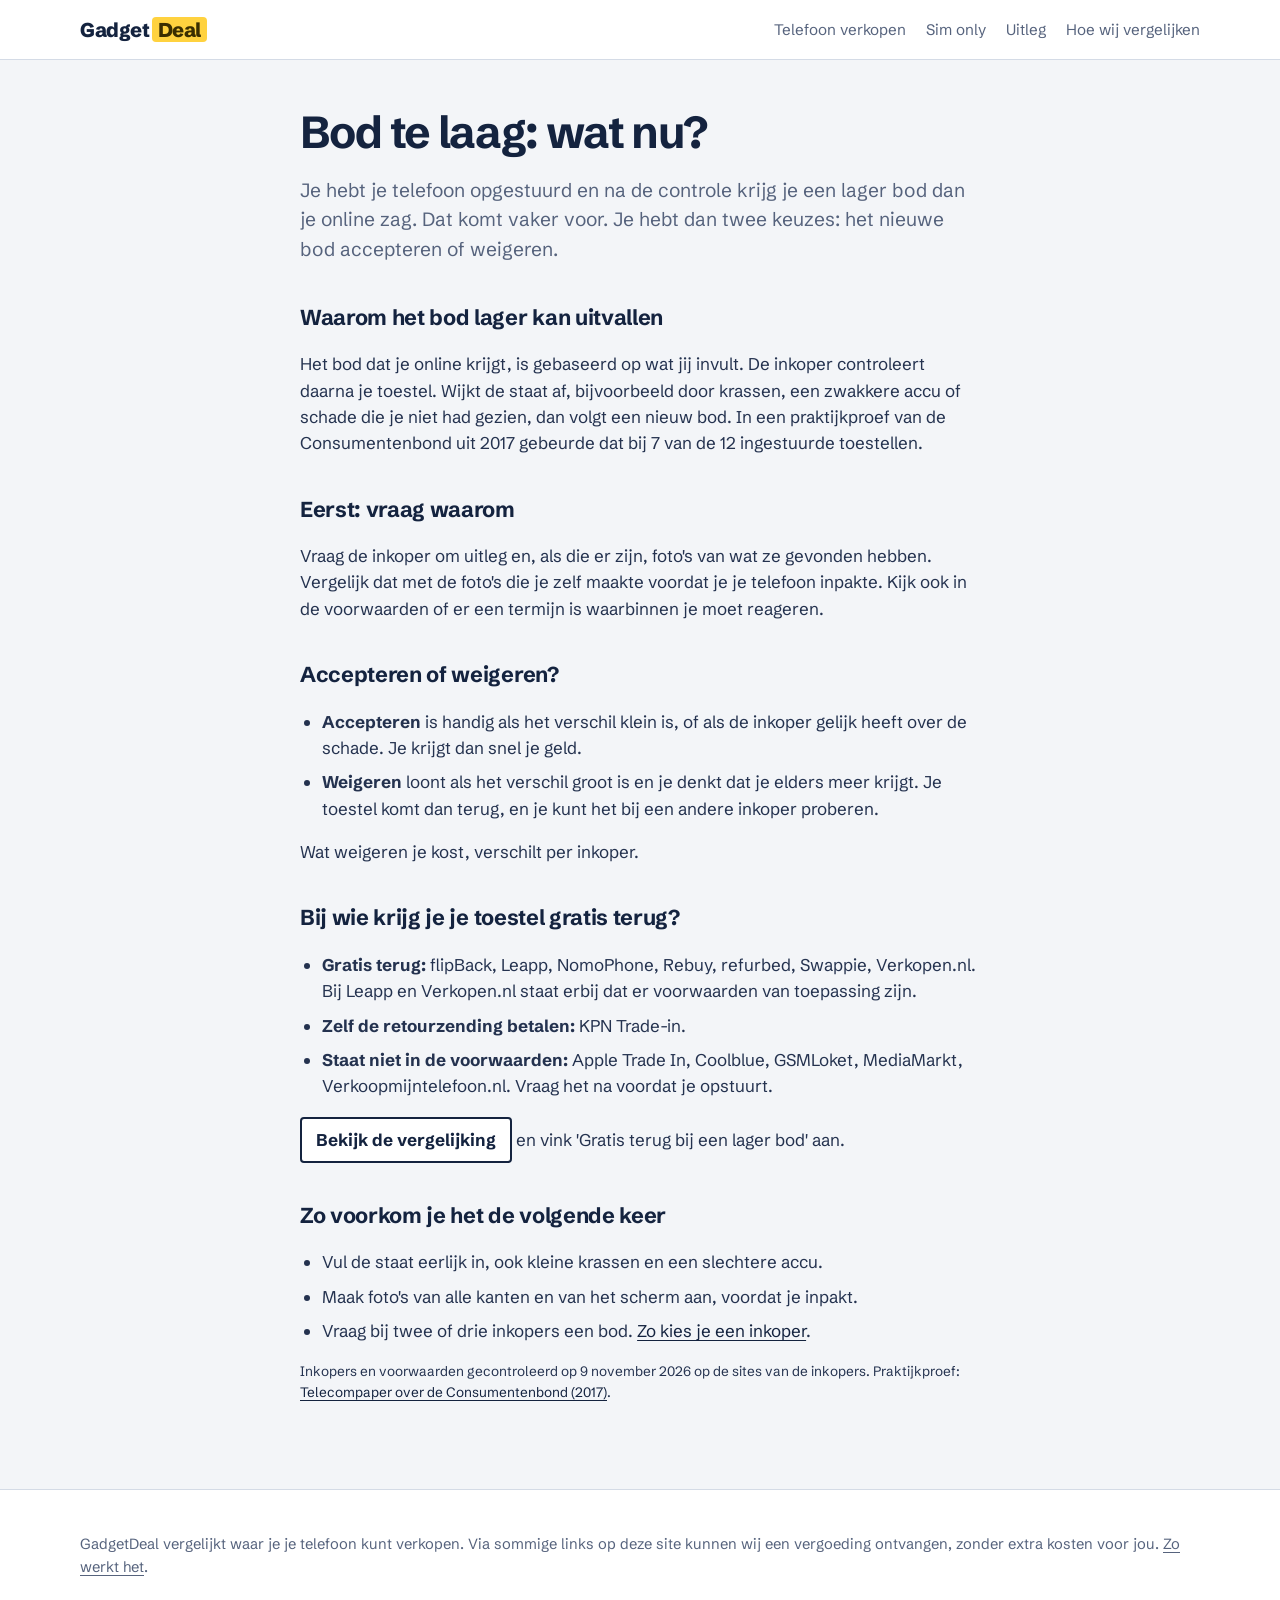
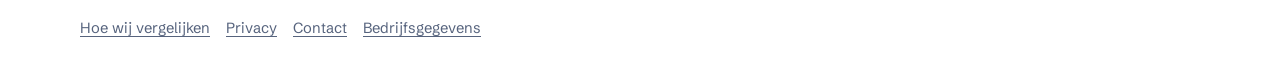
<file: site/uitleg/bod-te-laag/index.html>
<!doctype html>
<html lang="nl">
<head>
<meta charset="utf-8">
<meta name="viewport" content="width=device-width, initial-scale=1">
<title>Telefoon verkocht maar bod te laag? Dit kun je doen | GadgetDeal</title>
<meta name="description" content="Krijg je na de controle een lager bod voor je telefoon? Zo kies je tussen accepteren en weigeren, en bij welke inkopers je je toestel gratis terugkrijgt.">


<link rel="canonical" href="https://www.gadgetdeal.nl/uitleg/bod-te-laag/">
<link rel="icon" href="/assets/favicon.svg" type="image/svg+xml">
<meta property="og:title" content="Telefoon verkocht maar bod te laag? Dit kun je doen | GadgetDeal">
<meta property="og:description" content="Krijg je na de controle een lager bod voor je telefoon? Zo kies je tussen accepteren en weigeren, en bij welke inkopers je je toestel gratis terugkrijgt.">
<meta property="og:url" content="https://www.gadgetdeal.nl/uitleg/bod-te-laag/">
<meta property="og:type" content="website">
<meta property="og:locale" content="nl_NL">
<link rel="preconnect" href="https://fonts.googleapis.com">
<link rel="preconnect" href="https://fonts.gstatic.com" crossorigin>
<link href="https://fonts.googleapis.com/css2?family=Schibsted+Grotesk:wght@400;500;600;700;800&display=swap" rel="stylesheet">
<link rel="stylesheet" href="/assets/style.css">
</head>
<body>
<header class="site-header">
  <div class="wrap">
    <a class="logo" href="/">Gadget<span>Deal</span></a>
    <nav class="site-nav" aria-label="Hoofdmenu"><a href="/">Telefoon verkopen</a><a href="/sim-only/">Sim only</a><a href="/uitleg/">Uitleg</a><a href="/hoe-wij-vergelijken/">Hoe wij vergelijken</a></nav>
  </div>
</header>
<main>

<article class="wrap prose">
  <h1>Bod te laag: wat nu?</h1>
  <p class="lead">Je hebt je telefoon opgestuurd en na de controle krijg je een lager bod dan je online zag. Dat komt vaker voor. Je hebt dan twee keuzes: het nieuwe bod accepteren of weigeren.</p>

  <h2>Waarom het bod lager kan uitvallen</h2>
  <p>Het bod dat je online krijgt, is gebaseerd op wat jij invult. De inkoper controleert daarna je toestel. Wijkt de staat af, bijvoorbeeld door krassen, een zwakkere accu of schade die je niet had gezien, dan volgt een nieuw bod. In een praktijkproef van de Consumentenbond uit 2017 gebeurde dat bij 7 van de 12 ingestuurde toestellen.</p>

  <h2>Eerst: vraag waarom</h2>
  <p>Vraag de inkoper om uitleg en, als die er zijn, foto's van wat ze gevonden hebben. Vergelijk dat met de foto's die je zelf maakte voordat je je telefoon inpakte. Kijk ook in de voorwaarden of er een termijn is waarbinnen je moet reageren.</p>

  <h2>Accepteren of weigeren?</h2>
  <ul>
    <li><strong>Accepteren</strong> is handig als het verschil klein is, of als de inkoper gelijk heeft over de schade. Je krijgt dan snel je geld.</li>
    <li><strong>Weigeren</strong> loont als het verschil groot is en je denkt dat je elders meer krijgt. Je toestel komt dan terug, en je kunt het bij een andere inkoper proberen.</li>
  </ul>
  <p>Wat weigeren je kost, verschilt per inkoper.</p>

  <h2>Bij wie krijg je je toestel gratis terug?</h2>
  <ul>
    <li><strong>Gratis terug:</strong> flipBack, Leapp, NomoPhone, Rebuy, refurbed, Swappie, Verkopen.nl. Bij Leapp en Verkopen.nl staat erbij dat er voorwaarden van toepassing zijn.</li>
    <li><strong>Zelf de retourzending betalen:</strong> KPN Trade-in.</li>
    <li><strong>Staat niet in de voorwaarden:</strong> Apple Trade In, Coolblue, GSMLoket, MediaMarkt, Verkoopmijntelefoon.nl. Vraag het na voordat je opstuurt.</li>
  </ul>
  <p><a class="go" href="/">Bekijk de vergelijking</a> en vink 'Gratis terug bij een lager bod' aan.</p>

  <h2>Zo voorkom je het de volgende keer</h2>
  <ul>
    <li>Vul de staat eerlijk in, ook kleine krassen en een slechtere accu.</li>
    <li>Maak foto's van alle kanten en van het scherm aan, voordat je inpakt.</li>
    <li>Vraag bij twee of drie inkopers een bod. <a href="/uitleg/inkoper-kiezen/">Zo kies je een inkoper</a>.</li>
  </ul>

  <p class="source">Inkopers en voorwaarden gecontroleerd op 9 november 2026 op de sites van de inkopers. Praktijkproef: <a href="https://www.telecompaper.com/nieuws/grote-prijsverschillen-inkoopsites-gebruikte-smartphones--1194782" rel="nofollow noopener">Telecompaper over de Consumentenbond (2017)</a>.</p>
</article>

</main>
<footer class="site-footer">
  <div class="wrap">
    <p>GadgetDeal vergelijkt waar je je telefoon kunt verkopen. Via sommige links op deze site kunnen wij een vergoeding ontvangen, zonder extra kosten voor jou. <a href="/hoe-wij-vergelijken/">Zo werkt het</a>.</p>
    <nav aria-label="Overige pagina's">
      <a href="/hoe-wij-vergelijken/">Hoe wij vergelijken</a>
      <a href="/privacy/">Privacy</a>
      <a href="/contact/">Contact</a>
      <a href="/contact/#bedrijfsgegevens">Bedrijfsgegevens</a>
    </nav>
  </div>
</footer>

</body>
</html>
</file>
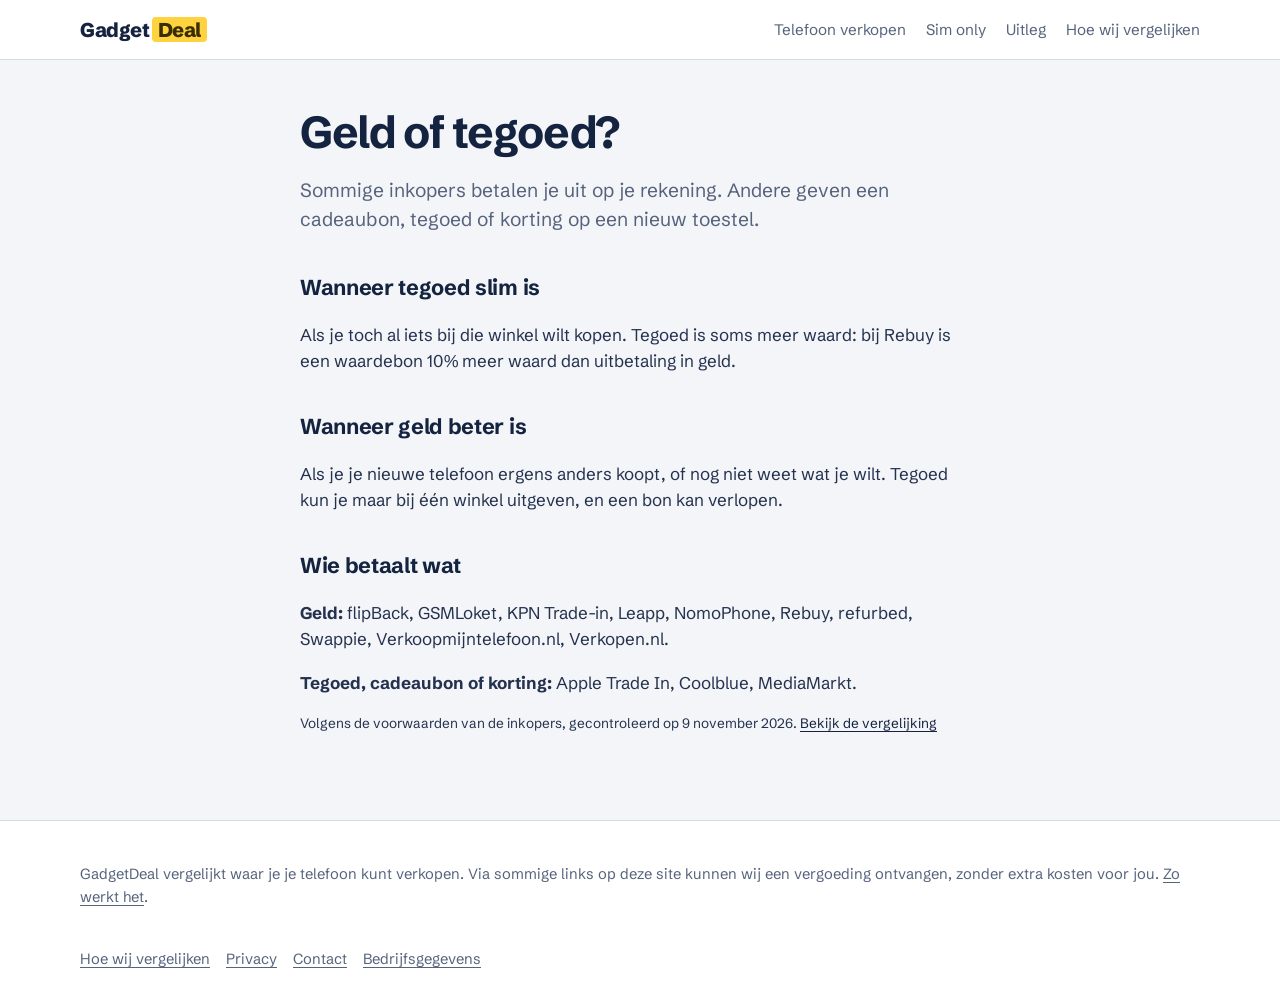
<file: site/uitleg/geld-of-tegoed/index.html>
<!doctype html>
<html lang="nl">
<head>
<meta charset="utf-8">
<meta name="viewport" content="width=device-width, initial-scale=1">
<title>Telefoon verkopen: geld of tegoed? | GadgetDeal</title>
<meta name="description" content="Een cadeaubon of korting is soms meer waard dan geld, maar bindt je aan één winkel. Zo kies je.">


<link rel="canonical" href="https://www.gadgetdeal.nl/uitleg/geld-of-tegoed/">
<link rel="icon" href="/assets/favicon.svg" type="image/svg+xml">
<meta property="og:title" content="Telefoon verkopen: geld of tegoed? | GadgetDeal">
<meta property="og:description" content="Een cadeaubon of korting is soms meer waard dan geld, maar bindt je aan één winkel. Zo kies je.">
<meta property="og:url" content="https://www.gadgetdeal.nl/uitleg/geld-of-tegoed/">
<meta property="og:type" content="website">
<meta property="og:locale" content="nl_NL">
<link rel="preconnect" href="https://fonts.googleapis.com">
<link rel="preconnect" href="https://fonts.gstatic.com" crossorigin>
<link href="https://fonts.googleapis.com/css2?family=Schibsted+Grotesk:wght@400;500;600;700;800&display=swap" rel="stylesheet">
<link rel="stylesheet" href="/assets/style.css">
</head>
<body>
<header class="site-header">
  <div class="wrap">
    <a class="logo" href="/">Gadget<span>Deal</span></a>
    <nav class="site-nav" aria-label="Hoofdmenu"><a href="/">Telefoon verkopen</a><a href="/sim-only/">Sim only</a><a href="/uitleg/">Uitleg</a><a href="/hoe-wij-vergelijken/">Hoe wij vergelijken</a></nav>
  </div>
</header>
<main>

<article class="wrap prose">
  <h1>Geld of tegoed?</h1>
  <p class="lead">Sommige inkopers betalen je uit op je rekening. Andere geven een cadeaubon, tegoed of korting op een nieuw toestel.</p>
  <h2>Wanneer tegoed slim is</h2>
  <p>Als je toch al iets bij die winkel wilt kopen. Tegoed is soms meer waard: bij Rebuy is een waardebon 10% meer waard dan uitbetaling in geld.</p>
  <h2>Wanneer geld beter is</h2>
  <p>Als je je nieuwe telefoon ergens anders koopt, of nog niet weet wat je wilt. Tegoed kun je maar bij één winkel uitgeven, en een bon kan verlopen.</p>
  <h2>Wie betaalt wat</h2>
  <p><strong>Geld:</strong> flipBack, GSMLoket, KPN Trade-in, Leapp, NomoPhone, Rebuy, refurbed, Swappie, Verkoopmijntelefoon.nl, Verkopen.nl.</p>
  <p><strong>Tegoed, cadeaubon of korting:</strong> Apple Trade In, Coolblue, MediaMarkt.</p>
  <p class="source">Volgens de voorwaarden van de inkopers, gecontroleerd op 9 november 2026. <a href="/">Bekijk de vergelijking</a></p>
</article>

</main>
<footer class="site-footer">
  <div class="wrap">
    <p>GadgetDeal vergelijkt waar je je telefoon kunt verkopen. Via sommige links op deze site kunnen wij een vergoeding ontvangen, zonder extra kosten voor jou. <a href="/hoe-wij-vergelijken/">Zo werkt het</a>.</p>
    <nav aria-label="Overige pagina's">
      <a href="/hoe-wij-vergelijken/">Hoe wij vergelijken</a>
      <a href="/privacy/">Privacy</a>
      <a href="/contact/">Contact</a>
      <a href="/contact/#bedrijfsgegevens">Bedrijfsgegevens</a>
    </nav>
  </div>
</footer>

</body>
</html>
</file>
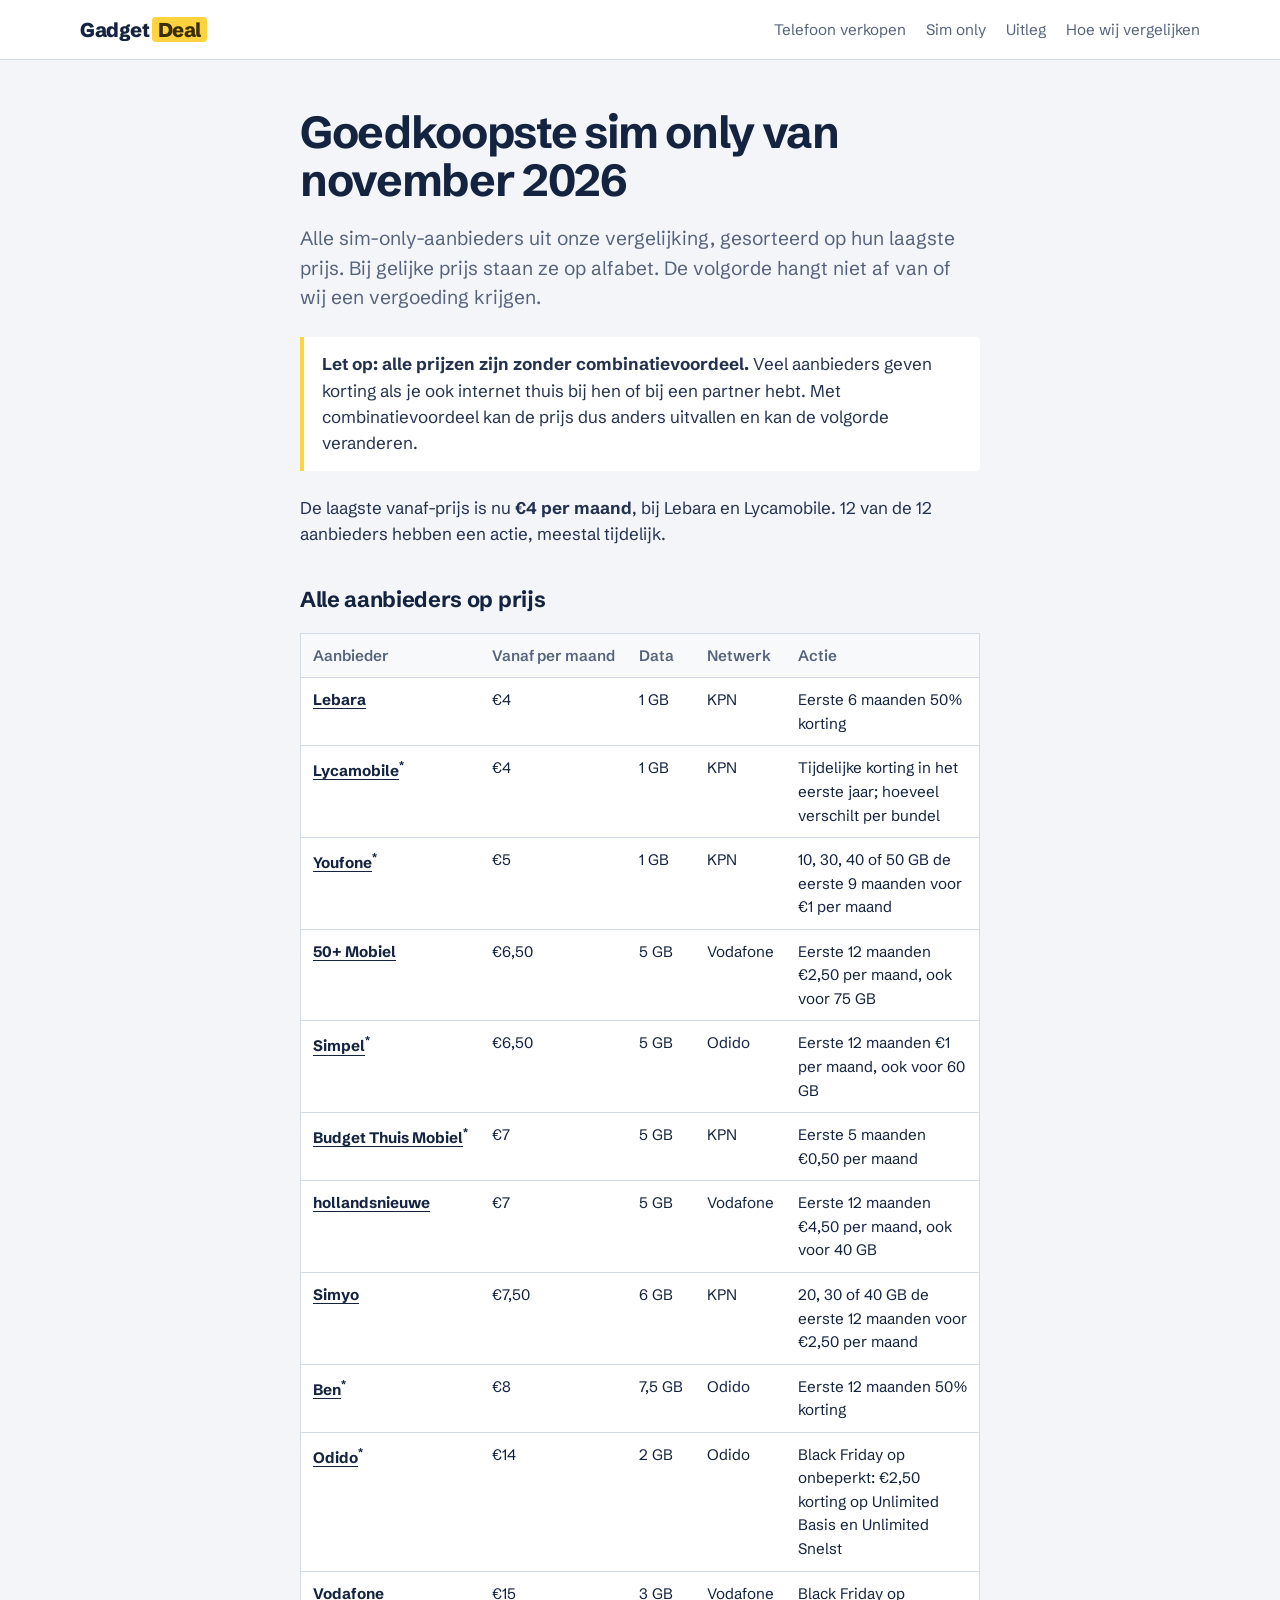
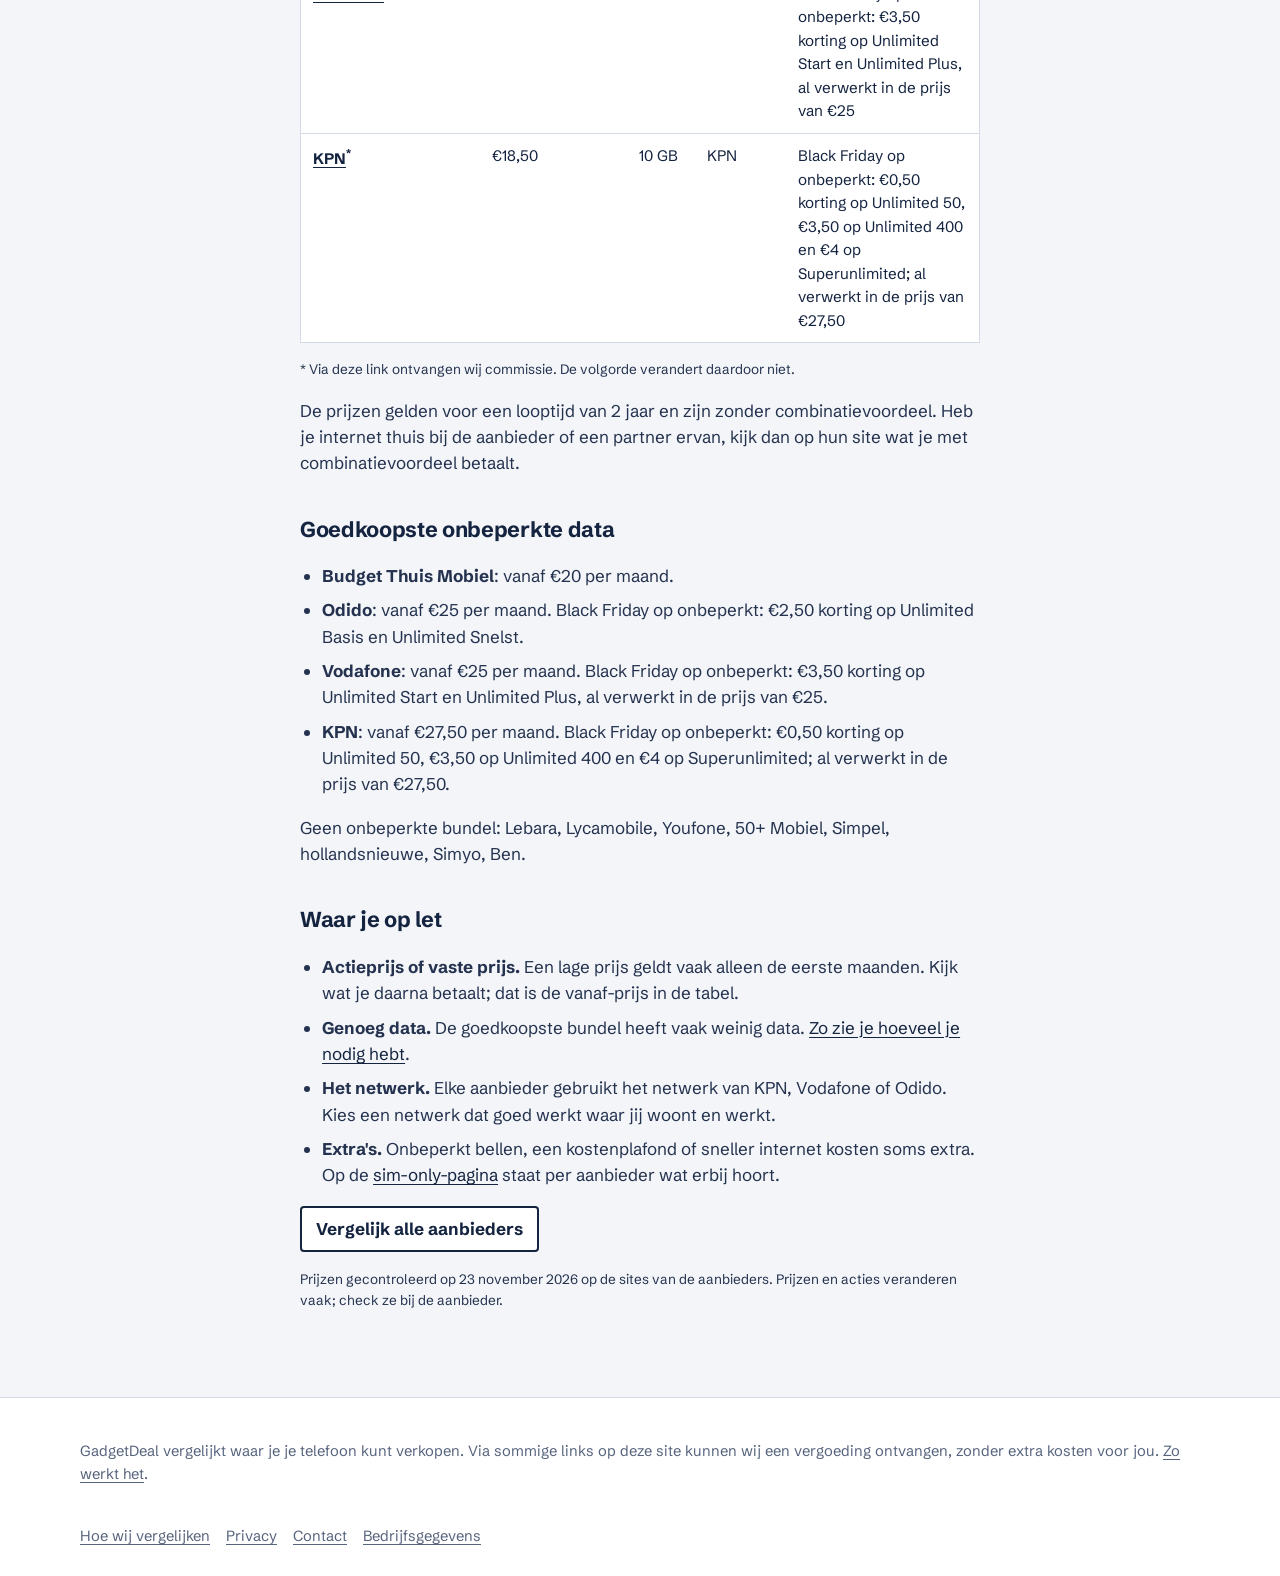
<file: site/uitleg/goedkoopste-sim-only/index.html>
<!doctype html>
<html lang="nl">
<head>
<meta charset="utf-8">
<meta name="viewport" content="width=device-width, initial-scale=1">
<title>Goedkoopste sim only van november 2026 | GadgetDeal</title>
<meta name="description" content="De goedkoopste sim-only-abonnementen van november 2026 op een rij: per aanbieder de laagste prijs, de databundel en lopende acties. Zelf gecontroleerd.">


<link rel="canonical" href="https://www.gadgetdeal.nl/uitleg/goedkoopste-sim-only/">
<link rel="icon" href="/assets/favicon.svg" type="image/svg+xml">
<meta property="og:title" content="Goedkoopste sim only van november 2026 | GadgetDeal">
<meta property="og:description" content="De goedkoopste sim-only-abonnementen van november 2026 op een rij: per aanbieder de laagste prijs, de databundel en lopende acties. Zelf gecontroleerd.">
<meta property="og:url" content="https://www.gadgetdeal.nl/uitleg/goedkoopste-sim-only/">
<meta property="og:type" content="website">
<meta property="og:locale" content="nl_NL">
<link rel="preconnect" href="https://fonts.googleapis.com">
<link rel="preconnect" href="https://fonts.gstatic.com" crossorigin>
<link href="https://fonts.googleapis.com/css2?family=Schibsted+Grotesk:wght@400;500;600;700;800&display=swap" rel="stylesheet">
<link rel="stylesheet" href="/assets/style.css">
</head>
<body>
<header class="site-header">
  <div class="wrap">
    <a class="logo" href="/">Gadget<span>Deal</span></a>
    <nav class="site-nav" aria-label="Hoofdmenu"><a href="/">Telefoon verkopen</a><a href="/sim-only/">Sim only</a><a href="/uitleg/">Uitleg</a><a href="/hoe-wij-vergelijken/">Hoe wij vergelijken</a></nav>
  </div>
</header>
<main>

<article class="wrap prose">
  <h1>Goedkoopste sim only van november 2026</h1>
  <p class="lead">Alle sim-only-aanbieders uit onze vergelijking, gesorteerd op hun laagste prijs. Bij gelijke prijs staan ze op alfabet. De volgorde hangt niet af van of wij een vergoeding krijgen.</p>
  <p class="note"><strong>Let op: alle prijzen zijn zonder combinatievoordeel.</strong> Veel aanbieders geven korting als je ook internet thuis bij hen of bij een partner hebt. Met combinatievoordeel kan de prijs dus anders uitvallen en kan de volgorde veranderen.</p>
  <p>De laagste vanaf-prijs is nu <strong>€4 per maand</strong>, bij Lebara en Lycamobile. 12 van de 12 aanbieders hebben een actie, meestal tijdelijk.</p>

  <h2>Alle aanbieders op prijs</h2>
  <div class="table-scroll"><table class="simple">
    <thead><tr><th scope="col">Aanbieder</th><th scope="col">Vanaf per maand</th><th scope="col">Data</th><th scope="col">Netwerk</th><th scope="col">Actie</th></tr></thead>
    <tbody><tr><th scope="row"><a href="https://www.lebara.nl" rel="nofollow noopener" target="_blank">Lebara</a></th><td>€4</td><td>1 GB</td><td>KPN</td><td>Eerste 6 maanden 50% korting</td></tr><tr><th scope="row"><a href="https://www.awin1.com/cread.php?awinmid=116137&amp;awinaffid=3155546&amp;ued=https%3A%2F%2Fwww.lycamobile.nl%2Fsim-only%2Fnl%2Fbundles%2Fsim-only-deals%2F%2324-months" rel="sponsored noopener" target="_blank">Lycamobile</a><sup title="Wij ontvangen commissie via deze link">*</sup></th><td>€4</td><td>1 GB</td><td>KPN</td><td>Tijdelijke korting in het eerste jaar; hoeveel verschilt per bundel</td></tr><tr><th scope="row"><a href="https://www.awin1.com/cread.php?awinmid=8505&amp;awinaffid=3155546" rel="sponsored noopener" target="_blank">Youfone</a><sup title="Wij ontvangen commissie via deze link">*</sup></th><td>€5</td><td>1 GB</td><td>KPN</td><td>10, 30, 40 of 50 GB de eerste 9 maanden voor €1 per maand</td></tr><tr><th scope="row"><a href="https://www.50plusmobiel.nl" rel="nofollow noopener" target="_blank">50+ Mobiel</a></th><td>€6,50</td><td>5 GB</td><td>Vodafone</td><td>Eerste 12 maanden €2,50 per maand, ook voor 75 GB</td></tr><tr><th scope="row"><a href="https://www.awin1.com/cread.php?awinmid=8424&amp;awinaffid=3155546" rel="sponsored noopener" target="_blank">Simpel</a><sup title="Wij ontvangen commissie via deze link">*</sup></th><td>€6,50</td><td>5 GB</td><td>Odido</td><td>Eerste 12 maanden €1 per maand, ook voor 60 GB</td></tr><tr><th scope="row"><a href="https://dc.budgetthuis.nl/c/?si=14759&amp;li=1636713&amp;wi=448064&amp;ws=&amp;dl=mobiel" rel="sponsored noopener" target="_blank">Budget Thuis Mobiel</a><sup title="Wij ontvangen commissie via deze link">*</sup></th><td>€7</td><td>5 GB</td><td>KPN</td><td>Eerste 5 maanden €0,50 per maand</td></tr><tr><th scope="row"><a href="https://www.hollandsnieuwe.nl" rel="nofollow noopener" target="_blank">hollandsnieuwe</a></th><td>€7</td><td>5 GB</td><td>Vodafone</td><td>Eerste 12 maanden €4,50 per maand, ook voor 40 GB</td></tr><tr><th scope="row"><a href="https://www.simyo.nl" rel="nofollow noopener" target="_blank">Simyo</a></th><td>€7,50</td><td>6 GB</td><td>KPN</td><td>20, 30 of 40 GB de eerste 12 maanden voor €2,50 per maand</td></tr><tr><th scope="row"><a href="https://www.awin1.com/cread.php?awinmid=8313&amp;awinaffid=3155546" rel="sponsored noopener" target="_blank">Ben</a><sup title="Wij ontvangen commissie via deze link">*</sup></th><td>€8</td><td>7,5 GB</td><td>Odido</td><td>Eerste 12 maanden 50% korting</td></tr><tr><th scope="row"><a href="https://www.awin1.com/cread.php?awinmid=8389&amp;awinaffid=3155546" rel="sponsored noopener" target="_blank">Odido</a><sup title="Wij ontvangen commissie via deze link">*</sup></th><td>€14</td><td>2 GB</td><td>Odido</td><td>Black Friday op onbeperkt: €2,50 korting op Unlimited Basis en Unlimited Snelst</td></tr><tr><th scope="row"><a href="https://www.vodafone.nl" rel="nofollow noopener" target="_blank">Vodafone</a></th><td>€15</td><td>3 GB</td><td>Vodafone</td><td>Black Friday op onbeperkt: €3,50 korting op Unlimited Start en Unlimited Plus, al verwerkt in de prijs van €25</td></tr><tr><th scope="row"><a href="https://glp8.net/c/?si=19860&amp;li=1858286&amp;wi=448064&amp;ws=&amp;dl=shop%2Fmobiel%2Fsim-only%2F" rel="sponsored noopener" target="_blank">KPN</a><sup title="Wij ontvangen commissie via deze link">*</sup></th><td>€18,50</td><td>10 GB</td><td>KPN</td><td>Black Friday op onbeperkt: €0,50 korting op Unlimited 50, €3,50 op Unlimited 400 en €4 op Superunlimited; al verwerkt in de prijs van €27,50</td></tr></tbody>
  </table></div>
  <p class="source">* Via deze link ontvangen wij commissie. De volgorde verandert daardoor niet.</p>
  <p>De prijzen gelden voor een looptijd van 2 jaar en zijn zonder combinatievoordeel. Heb je internet thuis bij de aanbieder of een partner ervan, kijk dan op hun site wat je met combinatievoordeel betaalt.</p>

  <h2>Goedkoopste onbeperkte data</h2>
  <ul><li><strong>Budget Thuis Mobiel</strong>: vanaf €20 per maand.</li><li><strong>Odido</strong>: vanaf €25 per maand. Black Friday op onbeperkt: €2,50 korting op Unlimited Basis en Unlimited Snelst.</li><li><strong>Vodafone</strong>: vanaf €25 per maand. Black Friday op onbeperkt: €3,50 korting op Unlimited Start en Unlimited Plus, al verwerkt in de prijs van €25.</li><li><strong>KPN</strong>: vanaf €27,50 per maand. Black Friday op onbeperkt: €0,50 korting op Unlimited 50, €3,50 op Unlimited 400 en €4 op Superunlimited; al verwerkt in de prijs van €27,50.</li></ul>
  <p>Geen onbeperkte bundel: Lebara, Lycamobile, Youfone, 50+ Mobiel, Simpel, hollandsnieuwe, Simyo, Ben.</p>

  <h2>Waar je op let</h2>
  <ul>
    <li><strong>Actieprijs of vaste prijs.</strong> Een lage prijs geldt vaak alleen de eerste maanden. Kijk wat je daarna betaalt; dat is de vanaf-prijs in de tabel.</li>
    <li><strong>Genoeg data.</strong> De goedkoopste bundel heeft vaak weinig data. <a href="/uitleg/hoeveel-data-heb-ik-nodig/">Zo zie je hoeveel je nodig hebt</a>.</li>
    <li><strong>Het netwerk.</strong> Elke aanbieder gebruikt het netwerk van KPN, Vodafone of Odido. Kies een netwerk dat goed werkt waar jij woont en werkt.</li>
    <li><strong>Extra's.</strong> Onbeperkt bellen, een kostenplafond of sneller internet kosten soms extra. Op de <a href="/sim-only/">sim-only-pagina</a> staat per aanbieder wat erbij hoort.</li>
  </ul>
  <p><a class="go" href="/sim-only/">Vergelijk alle aanbieders</a></p>

  <p class="source">Prijzen gecontroleerd op 23 november 2026 op de sites van de aanbieders. Prijzen en acties veranderen vaak; check ze bij de aanbieder.</p>
</article>

</main>
<footer class="site-footer">
  <div class="wrap">
    <p>GadgetDeal vergelijkt waar je je telefoon kunt verkopen. Via sommige links op deze site kunnen wij een vergoeding ontvangen, zonder extra kosten voor jou. <a href="/hoe-wij-vergelijken/">Zo werkt het</a>.</p>
    <nav aria-label="Overige pagina's">
      <a href="/hoe-wij-vergelijken/">Hoe wij vergelijken</a>
      <a href="/privacy/">Privacy</a>
      <a href="/contact/">Contact</a>
      <a href="/contact/#bedrijfsgegevens">Bedrijfsgegevens</a>
    </nav>
  </div>
</footer>

</body>
</html>
</file>
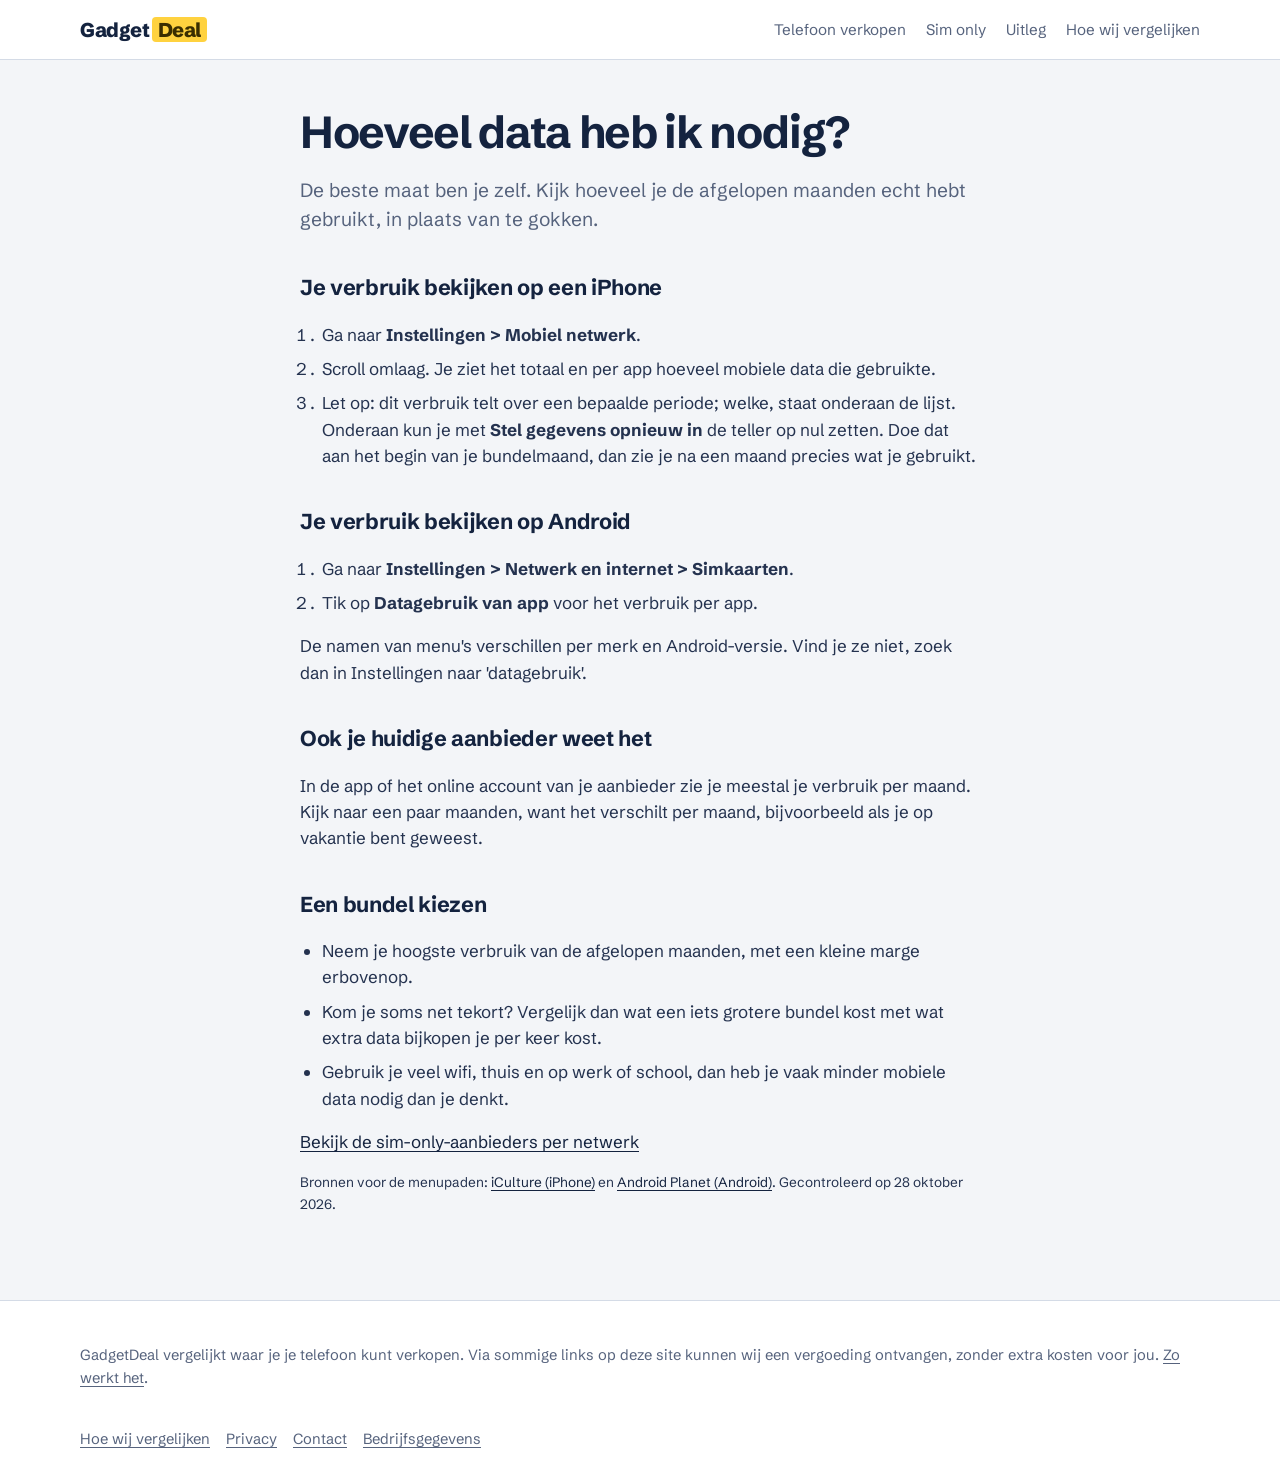
<file: site/uitleg/hoeveel-data-heb-ik-nodig/index.html>
<!doctype html>
<html lang="nl">
<head>
<meta charset="utf-8">
<meta name="viewport" content="width=device-width, initial-scale=1">
<title>Hoeveel mobiele data heb ik nodig? | GadgetDeal</title>
<meta name="description" content="Zo bekijk je op je iPhone of Android hoeveel mobiele data je gebruikt, en kies je een sim-only-bundel die past.">


<link rel="canonical" href="https://www.gadgetdeal.nl/uitleg/hoeveel-data-heb-ik-nodig/">
<link rel="icon" href="/assets/favicon.svg" type="image/svg+xml">
<meta property="og:title" content="Hoeveel mobiele data heb ik nodig? | GadgetDeal">
<meta property="og:description" content="Zo bekijk je op je iPhone of Android hoeveel mobiele data je gebruikt, en kies je een sim-only-bundel die past.">
<meta property="og:url" content="https://www.gadgetdeal.nl/uitleg/hoeveel-data-heb-ik-nodig/">
<meta property="og:type" content="website">
<meta property="og:locale" content="nl_NL">
<link rel="preconnect" href="https://fonts.googleapis.com">
<link rel="preconnect" href="https://fonts.gstatic.com" crossorigin>
<link href="https://fonts.googleapis.com/css2?family=Schibsted+Grotesk:wght@400;500;600;700;800&display=swap" rel="stylesheet">
<link rel="stylesheet" href="/assets/style.css">
</head>
<body>
<header class="site-header">
  <div class="wrap">
    <a class="logo" href="/">Gadget<span>Deal</span></a>
    <nav class="site-nav" aria-label="Hoofdmenu"><a href="/">Telefoon verkopen</a><a href="/sim-only/">Sim only</a><a href="/uitleg/">Uitleg</a><a href="/hoe-wij-vergelijken/">Hoe wij vergelijken</a></nav>
  </div>
</header>
<main>

<article class="wrap prose">
  <h1>Hoeveel data heb ik nodig?</h1>
  <p class="lead">De beste maat ben je zelf. Kijk hoeveel je de afgelopen maanden echt hebt gebruikt, in plaats van te gokken.</p>
  <h2>Je verbruik bekijken op een iPhone</h2>
  <ol>
    <li>Ga naar <strong>Instellingen &gt; Mobiel netwerk</strong>.</li>
    <li>Scroll omlaag. Je ziet het totaal en per app hoeveel mobiele data die gebruikte.</li>
    <li>Let op: dit verbruik telt over een bepaalde periode; welke, staat onderaan de lijst. Onderaan kun je met <strong>Stel gegevens opnieuw in</strong> de teller op nul zetten. Doe dat aan het begin van je bundelmaand, dan zie je na een maand precies wat je gebruikt.</li>
  </ol>
  <h2>Je verbruik bekijken op Android</h2>
  <ol>
    <li>Ga naar <strong>Instellingen &gt; Netwerk en internet &gt; Simkaarten</strong>.</li>
    <li>Tik op <strong>Datagebruik van app</strong> voor het verbruik per app.</li>
  </ol>
  <p>De namen van menu's verschillen per merk en Android-versie. Vind je ze niet, zoek dan in Instellingen naar 'datagebruik'.</p>
  <h2>Ook je huidige aanbieder weet het</h2>
  <p>In de app of het online account van je aanbieder zie je meestal je verbruik per maand. Kijk naar een paar maanden, want het verschilt per maand, bijvoorbeeld als je op vakantie bent geweest.</p>
  <h2>Een bundel kiezen</h2>
  <ul>
    <li>Neem je hoogste verbruik van de afgelopen maanden, met een kleine marge erbovenop.</li>
    <li>Kom je soms net tekort? Vergelijk dan wat een iets grotere bundel kost met wat extra data bijkopen je per keer kost.</li>
    <li>Gebruik je veel wifi, thuis en op werk of school, dan heb je vaak minder mobiele data nodig dan je denkt.</li>
  </ul>
  <p><a href="/sim-only/">Bekijk de sim-only-aanbieders per netwerk</a></p>
  <p class="source">Bronnen voor de menupaden: <a href="https://www.iculture.nl/tips/dataverbruik-apps-iphone/" rel="nofollow noopener">iCulture (iPhone)</a> en <a href="https://www.androidplanet.nl/tips/dataverbruik-controleren-op-android/" rel="nofollow noopener">Android Planet (Android)</a>. Gecontroleerd op 28 oktober 2026.</p>
</article>

</main>
<footer class="site-footer">
  <div class="wrap">
    <p>GadgetDeal vergelijkt waar je je telefoon kunt verkopen. Via sommige links op deze site kunnen wij een vergoeding ontvangen, zonder extra kosten voor jou. <a href="/hoe-wij-vergelijken/">Zo werkt het</a>.</p>
    <nav aria-label="Overige pagina's">
      <a href="/hoe-wij-vergelijken/">Hoe wij vergelijken</a>
      <a href="/privacy/">Privacy</a>
      <a href="/contact/">Contact</a>
      <a href="/contact/#bedrijfsgegevens">Bedrijfsgegevens</a>
    </nav>
  </div>
</footer>

</body>
</html>
</file>
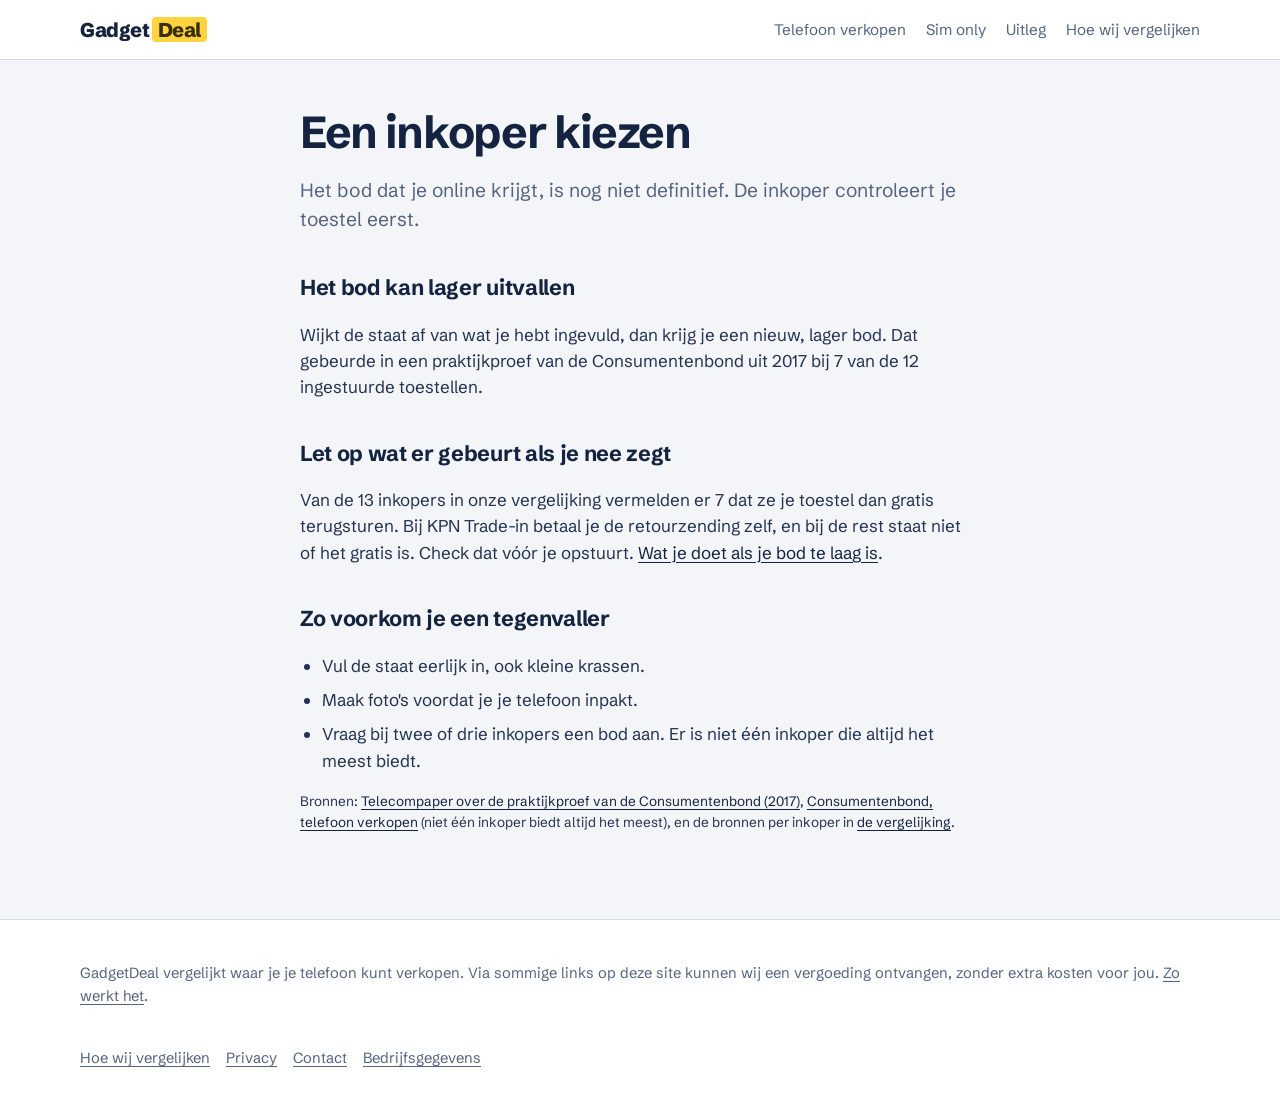
<file: site/uitleg/inkoper-kiezen/index.html>
<!doctype html>
<html lang="nl">
<head>
<meta charset="utf-8">
<meta name="viewport" content="width=device-width, initial-scale=1">
<title>Een inkoper kiezen voor je telefoon | GadgetDeal</title>
<meta name="description" content="Inkopers verlagen hun bod soms na controle. Let daarom op wat er gebeurt als je dat lagere bod weigert.">


<link rel="canonical" href="https://www.gadgetdeal.nl/uitleg/inkoper-kiezen/">
<link rel="icon" href="/assets/favicon.svg" type="image/svg+xml">
<meta property="og:title" content="Een inkoper kiezen voor je telefoon | GadgetDeal">
<meta property="og:description" content="Inkopers verlagen hun bod soms na controle. Let daarom op wat er gebeurt als je dat lagere bod weigert.">
<meta property="og:url" content="https://www.gadgetdeal.nl/uitleg/inkoper-kiezen/">
<meta property="og:type" content="website">
<meta property="og:locale" content="nl_NL">
<link rel="preconnect" href="https://fonts.googleapis.com">
<link rel="preconnect" href="https://fonts.gstatic.com" crossorigin>
<link href="https://fonts.googleapis.com/css2?family=Schibsted+Grotesk:wght@400;500;600;700;800&display=swap" rel="stylesheet">
<link rel="stylesheet" href="/assets/style.css">
</head>
<body>
<header class="site-header">
  <div class="wrap">
    <a class="logo" href="/">Gadget<span>Deal</span></a>
    <nav class="site-nav" aria-label="Hoofdmenu"><a href="/">Telefoon verkopen</a><a href="/sim-only/">Sim only</a><a href="/uitleg/">Uitleg</a><a href="/hoe-wij-vergelijken/">Hoe wij vergelijken</a></nav>
  </div>
</header>
<main>

<article class="wrap prose">
  <h1>Een inkoper kiezen</h1>
  <p class="lead">Het bod dat je online krijgt, is nog niet definitief. De inkoper controleert je toestel eerst.</p>
  <h2>Het bod kan lager uitvallen</h2>
  <p>Wijkt de staat af van wat je hebt ingevuld, dan krijg je een nieuw, lager bod. Dat gebeurde in een praktijkproef van de Consumentenbond uit 2017 bij 7 van de 12 ingestuurde toestellen.</p>
  <h2>Let op wat er gebeurt als je nee zegt</h2>
  <p>Van de 13 inkopers in onze vergelijking vermelden er 7 dat ze je toestel dan gratis terugsturen. Bij KPN Trade-in betaal je de retourzending zelf, en bij de rest staat niet of het gratis is. Check dat vóór je opstuurt. <a href="/uitleg/bod-te-laag/">Wat je doet als je bod te laag is</a>.</p>
  <h2>Zo voorkom je een tegenvaller</h2>
  <ul>
    <li>Vul de staat eerlijk in, ook kleine krassen.</li>
    <li>Maak foto's voordat je je telefoon inpakt.</li>
    <li>Vraag bij twee of drie inkopers een bod aan. Er is niet één inkoper die altijd het meest biedt.</li>
  </ul>
  <p class="source">Bronnen: <a href="https://www.telecompaper.com/nieuws/grote-prijsverschillen-inkoopsites-gebruikte-smartphones--1194782" rel="nofollow noopener">Telecompaper over de praktijkproef van de Consumentenbond (2017)</a>, <a href="https://www.consumentenbond.nl/smartphone/smartphone-verkopen-online" rel="nofollow noopener">Consumentenbond, telefoon verkopen</a> (niet één inkoper biedt altijd het meest), en de bronnen per inkoper in <a href="/">de vergelijking</a>.</p>
</article>

</main>
<footer class="site-footer">
  <div class="wrap">
    <p>GadgetDeal vergelijkt waar je je telefoon kunt verkopen. Via sommige links op deze site kunnen wij een vergoeding ontvangen, zonder extra kosten voor jou. <a href="/hoe-wij-vergelijken/">Zo werkt het</a>.</p>
    <nav aria-label="Overige pagina's">
      <a href="/hoe-wij-vergelijken/">Hoe wij vergelijken</a>
      <a href="/privacy/">Privacy</a>
      <a href="/contact/">Contact</a>
      <a href="/contact/#bedrijfsgegevens">Bedrijfsgegevens</a>
    </nav>
  </div>
</footer>

</body>
</html>
</file>
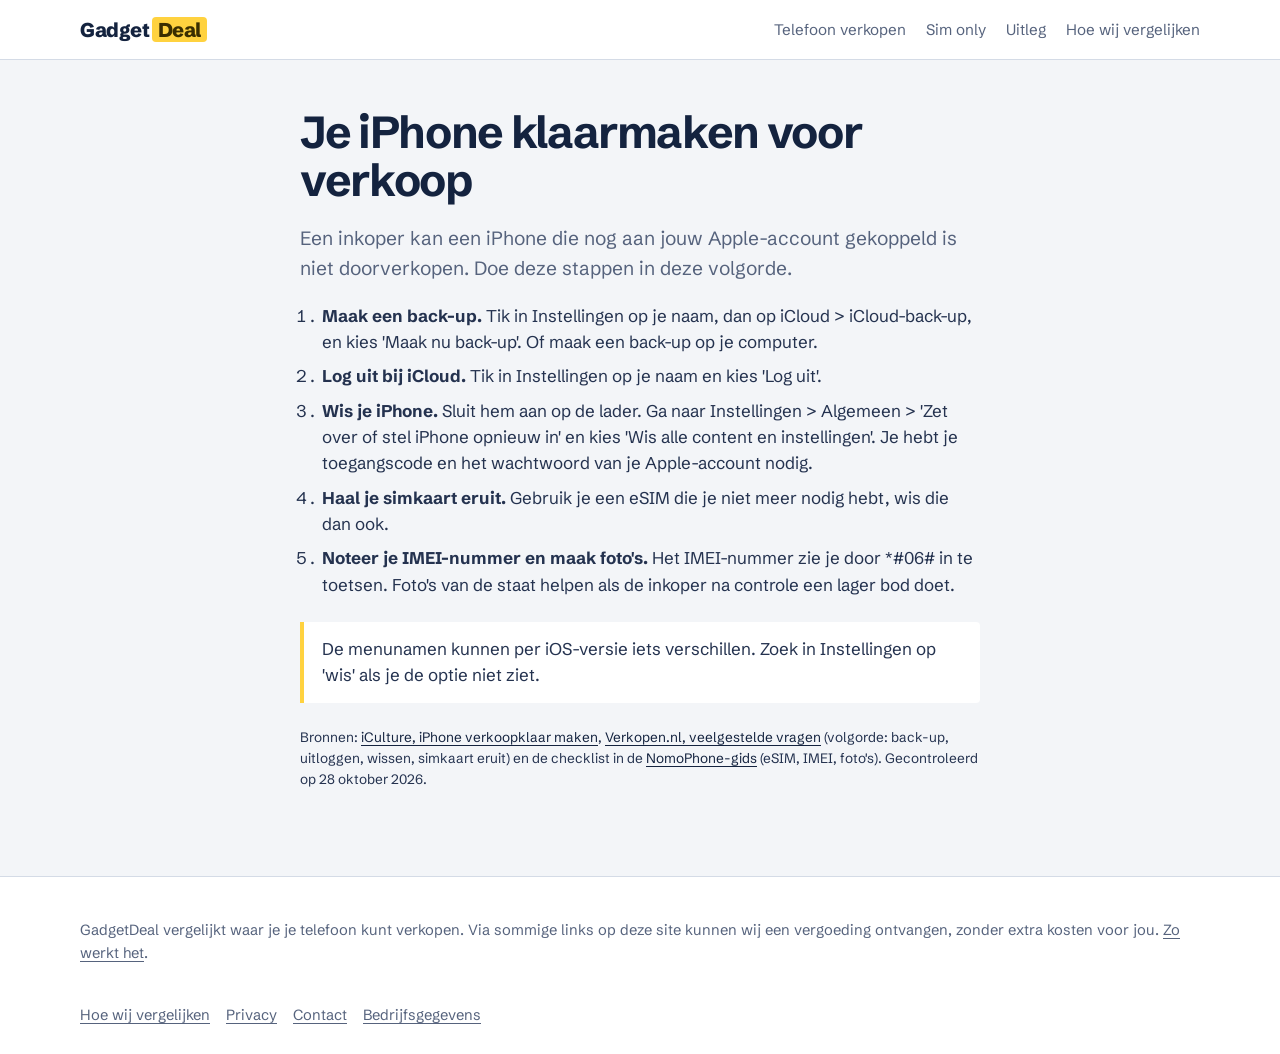
<file: site/uitleg/iphone-klaarmaken-voor-verkoop/index.html>
<!doctype html>
<html lang="nl">
<head>
<meta charset="utf-8">
<meta name="viewport" content="width=device-width, initial-scale=1">
<title>iPhone klaarmaken voor verkoop | GadgetDeal</title>
<meta name="description" content="Zo maak je je iPhone klaar voor verkoop: back-up maken, uitloggen bij je Apple-account en alles wissen.">


<link rel="canonical" href="https://www.gadgetdeal.nl/uitleg/iphone-klaarmaken-voor-verkoop/">
<link rel="icon" href="/assets/favicon.svg" type="image/svg+xml">
<meta property="og:title" content="iPhone klaarmaken voor verkoop | GadgetDeal">
<meta property="og:description" content="Zo maak je je iPhone klaar voor verkoop: back-up maken, uitloggen bij je Apple-account en alles wissen.">
<meta property="og:url" content="https://www.gadgetdeal.nl/uitleg/iphone-klaarmaken-voor-verkoop/">
<meta property="og:type" content="website">
<meta property="og:locale" content="nl_NL">
<link rel="preconnect" href="https://fonts.googleapis.com">
<link rel="preconnect" href="https://fonts.gstatic.com" crossorigin>
<link href="https://fonts.googleapis.com/css2?family=Schibsted+Grotesk:wght@400;500;600;700;800&display=swap" rel="stylesheet">
<link rel="stylesheet" href="/assets/style.css">
</head>
<body>
<header class="site-header">
  <div class="wrap">
    <a class="logo" href="/">Gadget<span>Deal</span></a>
    <nav class="site-nav" aria-label="Hoofdmenu"><a href="/">Telefoon verkopen</a><a href="/sim-only/">Sim only</a><a href="/uitleg/">Uitleg</a><a href="/hoe-wij-vergelijken/">Hoe wij vergelijken</a></nav>
  </div>
</header>
<main>

<article class="wrap prose">
  <h1>Je iPhone klaarmaken voor verkoop</h1>
  <p class="lead">Een inkoper kan een iPhone die nog aan jouw Apple-account gekoppeld is niet doorverkopen. Doe deze stappen in deze volgorde.</p>
  <ol>
    <li><strong>Maak een back-up.</strong> Tik in Instellingen op je naam, dan op iCloud &gt; iCloud-back-up, en kies 'Maak nu back-up'. Of maak een back-up op je computer.</li>
    <li><strong>Log uit bij iCloud.</strong> Tik in Instellingen op je naam en kies 'Log uit'.</li>
    <li><strong>Wis je iPhone.</strong> Sluit hem aan op de lader. Ga naar Instellingen &gt; Algemeen &gt; 'Zet over of stel iPhone opnieuw in' en kies 'Wis alle content en instellingen'. Je hebt je toegangscode en het wachtwoord van je Apple-account nodig.</li>
    <li><strong>Haal je simkaart eruit.</strong> Gebruik je een eSIM die je niet meer nodig hebt, wis die dan ook.</li>
    <li><strong>Noteer je IMEI-nummer en maak foto's.</strong> Het IMEI-nummer zie je door *#06# in te toetsen. Foto's van de staat helpen als de inkoper na controle een lager bod doet.</li>
  </ol>
  <p class="note">De menunamen kunnen per iOS-versie iets verschillen. Zoek in Instellingen op 'wis' als je de optie niet ziet.</p>
  <p class="source">Bronnen: <a href="https://www.iculture.nl/tips/iphone-verkoopklaar-maken/" rel="nofollow noopener">iCulture, iPhone verkoopklaar maken</a>, <a href="https://www.verkopen.nl/veelgestelde-vragen" rel="nofollow noopener">Verkopen.nl, veelgestelde vragen</a> (volgorde: back-up, uitloggen, wissen, simkaart eruit) en de checklist in de <a href="https://nomophone.com/nl/guides/marche/waar-telefoon-verkopen-vergelijking" rel="nofollow noopener">NomoPhone-gids</a> (eSIM, IMEI, foto's). Gecontroleerd op 28 oktober 2026.</p>
</article>

</main>
<footer class="site-footer">
  <div class="wrap">
    <p>GadgetDeal vergelijkt waar je je telefoon kunt verkopen. Via sommige links op deze site kunnen wij een vergoeding ontvangen, zonder extra kosten voor jou. <a href="/hoe-wij-vergelijken/">Zo werkt het</a>.</p>
    <nav aria-label="Overige pagina's">
      <a href="/hoe-wij-vergelijken/">Hoe wij vergelijken</a>
      <a href="/privacy/">Privacy</a>
      <a href="/contact/">Contact</a>
      <a href="/contact/#bedrijfsgegevens">Bedrijfsgegevens</a>
    </nav>
  </div>
</footer>

</body>
</html>
</file>
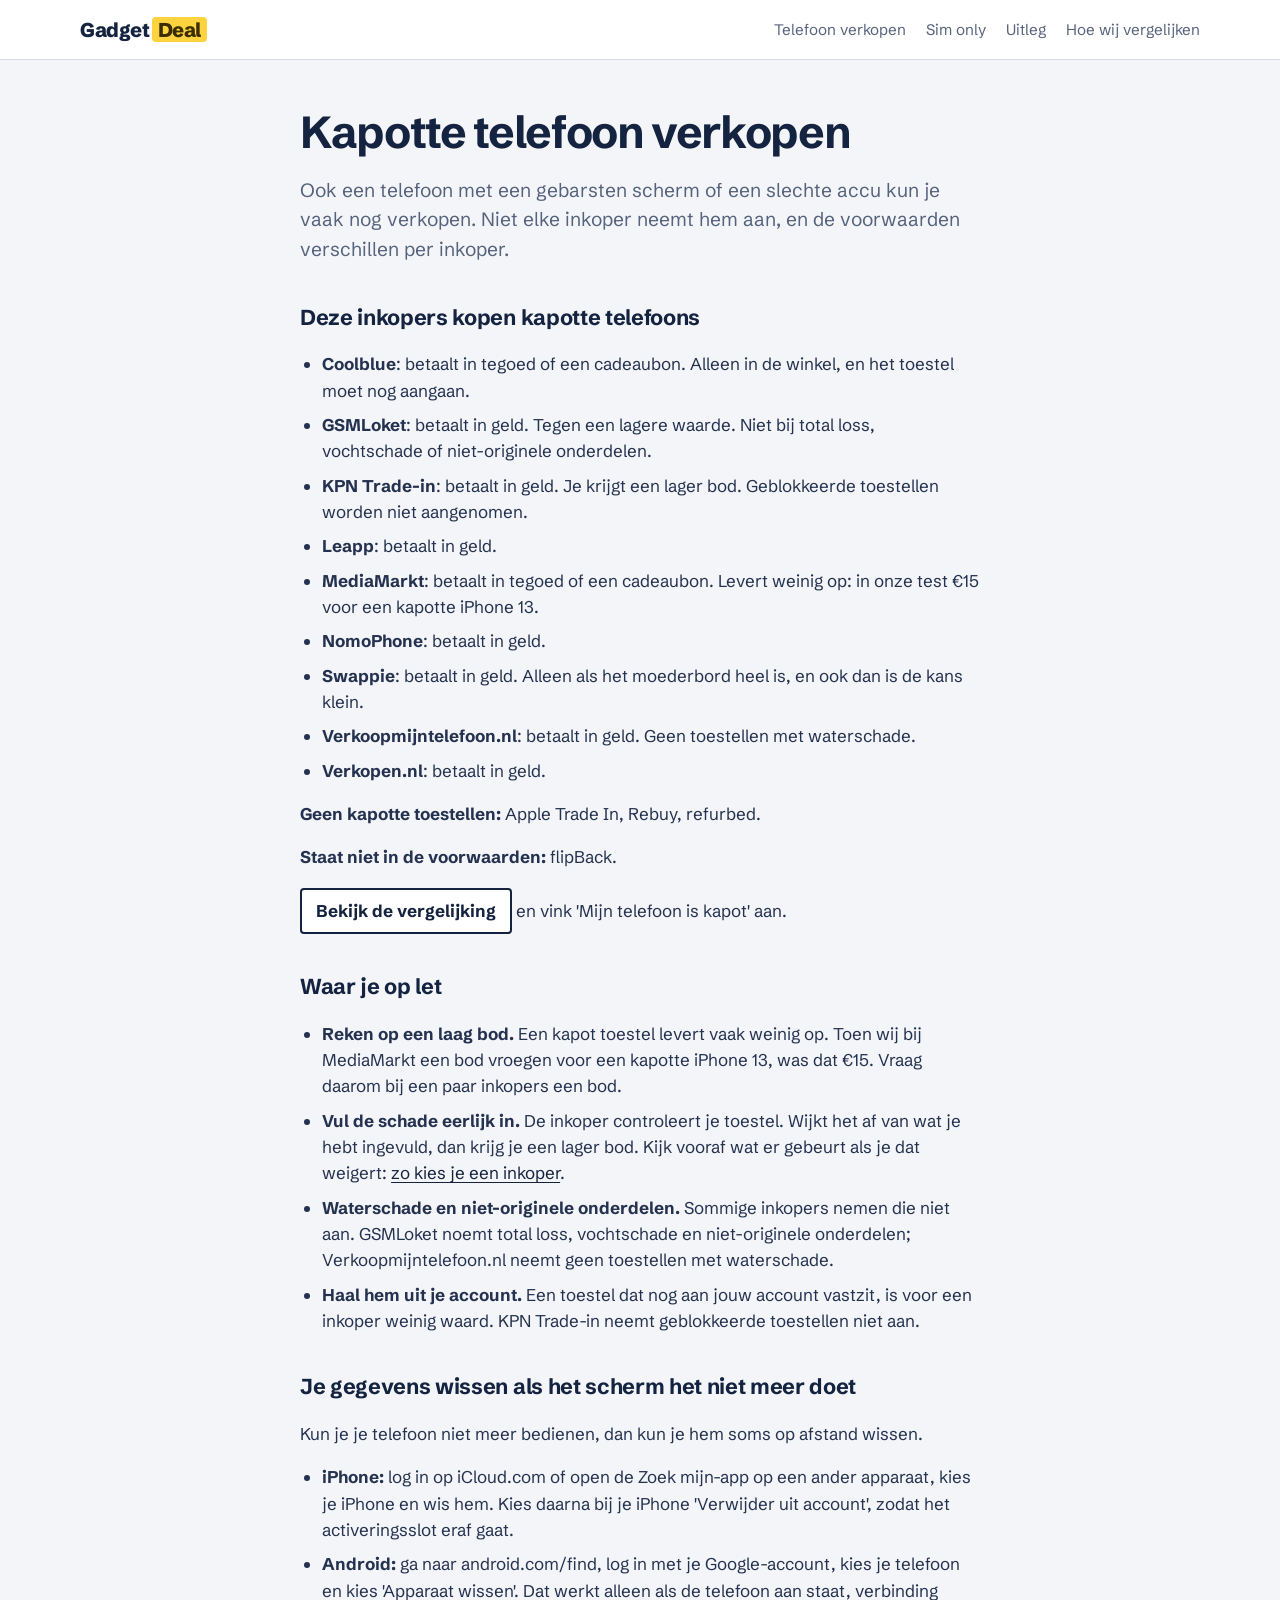
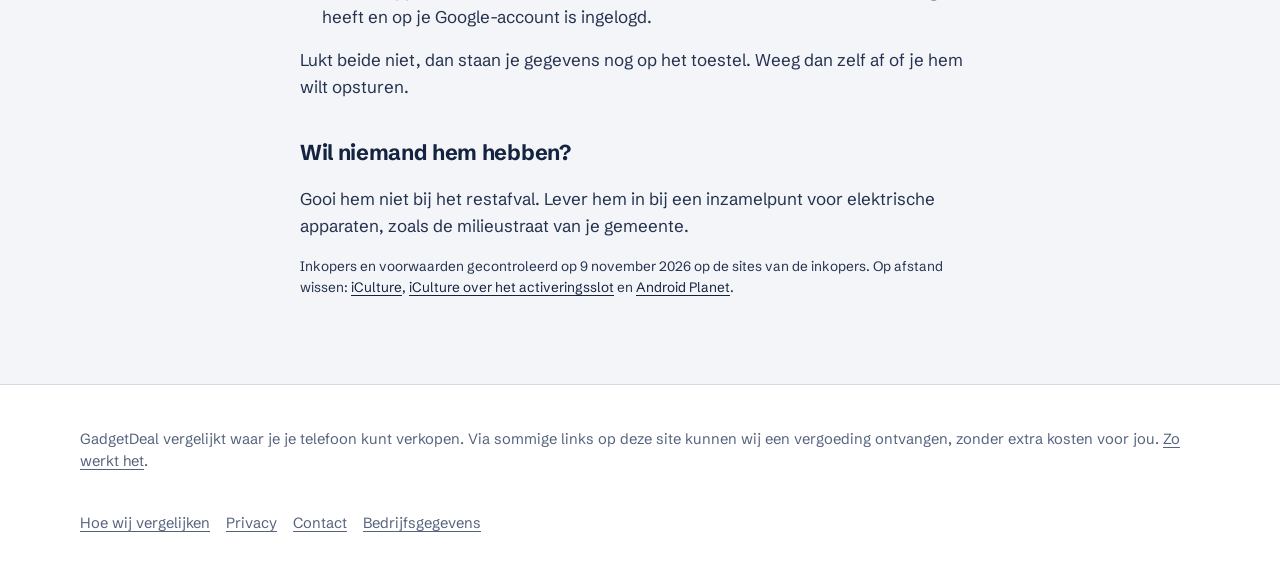
<file: site/uitleg/kapotte-telefoon-verkopen/index.html>
<!doctype html>
<html lang="nl">
<head>
<meta charset="utf-8">
<meta name="viewport" content="width=device-width, initial-scale=1">
<title>Kapotte telefoon verkopen: wie koopt hem nog? | GadgetDeal</title>
<meta name="description" content="Gebarsten scherm, slechte accu of gaat hij niet meer aan? Deze inkopers kopen kapotte telefoons, en hier let je op voordat je hem opstuurt.">


<link rel="canonical" href="https://www.gadgetdeal.nl/uitleg/kapotte-telefoon-verkopen/">
<link rel="icon" href="/assets/favicon.svg" type="image/svg+xml">
<meta property="og:title" content="Kapotte telefoon verkopen: wie koopt hem nog? | GadgetDeal">
<meta property="og:description" content="Gebarsten scherm, slechte accu of gaat hij niet meer aan? Deze inkopers kopen kapotte telefoons, en hier let je op voordat je hem opstuurt.">
<meta property="og:url" content="https://www.gadgetdeal.nl/uitleg/kapotte-telefoon-verkopen/">
<meta property="og:type" content="website">
<meta property="og:locale" content="nl_NL">
<link rel="preconnect" href="https://fonts.googleapis.com">
<link rel="preconnect" href="https://fonts.gstatic.com" crossorigin>
<link href="https://fonts.googleapis.com/css2?family=Schibsted+Grotesk:wght@400;500;600;700;800&display=swap" rel="stylesheet">
<link rel="stylesheet" href="/assets/style.css">
</head>
<body>
<header class="site-header">
  <div class="wrap">
    <a class="logo" href="/">Gadget<span>Deal</span></a>
    <nav class="site-nav" aria-label="Hoofdmenu"><a href="/">Telefoon verkopen</a><a href="/sim-only/">Sim only</a><a href="/uitleg/">Uitleg</a><a href="/hoe-wij-vergelijken/">Hoe wij vergelijken</a></nav>
  </div>
</header>
<main>

<article class="wrap prose">
  <h1>Kapotte telefoon verkopen</h1>
  <p class="lead">Ook een telefoon met een gebarsten scherm of een slechte accu kun je vaak nog verkopen. Niet elke inkoper neemt hem aan, en de voorwaarden verschillen per inkoper.</p>

  <h2>Deze inkopers kopen kapotte telefoons</h2>
  <ul><li><strong>Coolblue</strong>: betaalt in tegoed of een cadeaubon. Alleen in de winkel, en het toestel moet nog aangaan.</li><li><strong>GSMLoket</strong>: betaalt in geld. Tegen een lagere waarde. Niet bij total loss, vochtschade of niet-originele onderdelen.</li><li><strong>KPN Trade-in</strong>: betaalt in geld. Je krijgt een lager bod. Geblokkeerde toestellen worden niet aangenomen.</li><li><strong>Leapp</strong>: betaalt in geld.</li><li><strong>MediaMarkt</strong>: betaalt in tegoed of een cadeaubon. Levert weinig op: in onze test €15 voor een kapotte iPhone 13.</li><li><strong>NomoPhone</strong>: betaalt in geld.</li><li><strong>Swappie</strong>: betaalt in geld. Alleen als het moederbord heel is, en ook dan is de kans klein.</li><li><strong>Verkoopmijntelefoon.nl</strong>: betaalt in geld. Geen toestellen met waterschade.</li><li><strong>Verkopen.nl</strong>: betaalt in geld.</li></ul>
  <p><strong>Geen kapotte toestellen:</strong> Apple Trade In, Rebuy, refurbed.</p>
  <p><strong>Staat niet in de voorwaarden:</strong> flipBack.</p>
  <p><a class="go" href="/">Bekijk de vergelijking</a> en vink 'Mijn telefoon is kapot' aan.</p>

  <h2>Waar je op let</h2>
  <ul>
    <li><strong>Reken op een laag bod.</strong> Een kapot toestel levert vaak weinig op. Toen wij bij MediaMarkt een bod vroegen voor een kapotte iPhone 13, was dat €15. Vraag daarom bij een paar inkopers een bod.</li>
    <li><strong>Vul de schade eerlijk in.</strong> De inkoper controleert je toestel. Wijkt het af van wat je hebt ingevuld, dan krijg je een lager bod. Kijk vooraf wat er gebeurt als je dat weigert: <a href="/uitleg/inkoper-kiezen/">zo kies je een inkoper</a>.</li>
    <li><strong>Waterschade en niet-originele onderdelen.</strong> Sommige inkopers nemen die niet aan. GSMLoket noemt total loss, vochtschade en niet-originele onderdelen; Verkoopmijntelefoon.nl neemt geen toestellen met waterschade.</li>
    <li><strong>Haal hem uit je account.</strong> Een toestel dat nog aan jouw account vastzit, is voor een inkoper weinig waard. KPN Trade-in neemt geblokkeerde toestellen niet aan.</li>
  </ul>

  <h2>Je gegevens wissen als het scherm het niet meer doet</h2>
  <p>Kun je je telefoon niet meer bedienen, dan kun je hem soms op afstand wissen.</p>
  <ul>
    <li><strong>iPhone:</strong> log in op iCloud.com of open de Zoek mijn-app op een ander apparaat, kies je iPhone en wis hem. Kies daarna bij je iPhone 'Verwijder uit account', zodat het activeringsslot eraf gaat.</li>
    <li><strong>Android:</strong> ga naar android.com/find, log in met je Google-account, kies je telefoon en kies 'Apparaat wissen'. Dat werkt alleen als de telefoon aan staat, verbinding heeft en op je Google-account is ingelogd.</li>
  </ul>
  <p>Lukt beide niet, dan staan je gegevens nog op het toestel. Weeg dan zelf af of je hem wilt opsturen.</p>

  <h2>Wil niemand hem hebben?</h2>
  <p>Gooi hem niet bij het restafval. Lever hem in bij een inzamelpunt voor elektrische apparaten, zoals de milieustraat van je gemeente.</p>

  <p class="source">Inkopers en voorwaarden gecontroleerd op 9 november 2026 op de sites van de inkopers. Op afstand wissen: <a href="https://www.iculture.nl/tips/remote-wipe-iphone/" rel="nofollow noopener">iCulture</a>, <a href="https://www.iculture.nl/gids/activeringsslot/" rel="nofollow noopener">iCulture over het activeringsslot</a> en <a href="https://www.androidplanet.nl/tips/android-vinden/" rel="nofollow noopener">Android Planet</a>.</p>
</article>

</main>
<footer class="site-footer">
  <div class="wrap">
    <p>GadgetDeal vergelijkt waar je je telefoon kunt verkopen. Via sommige links op deze site kunnen wij een vergoeding ontvangen, zonder extra kosten voor jou. <a href="/hoe-wij-vergelijken/">Zo werkt het</a>.</p>
    <nav aria-label="Overige pagina's">
      <a href="/hoe-wij-vergelijken/">Hoe wij vergelijken</a>
      <a href="/privacy/">Privacy</a>
      <a href="/contact/">Contact</a>
      <a href="/contact/#bedrijfsgegevens">Bedrijfsgegevens</a>
    </nav>
  </div>
</footer>

</body>
</html>
</file>
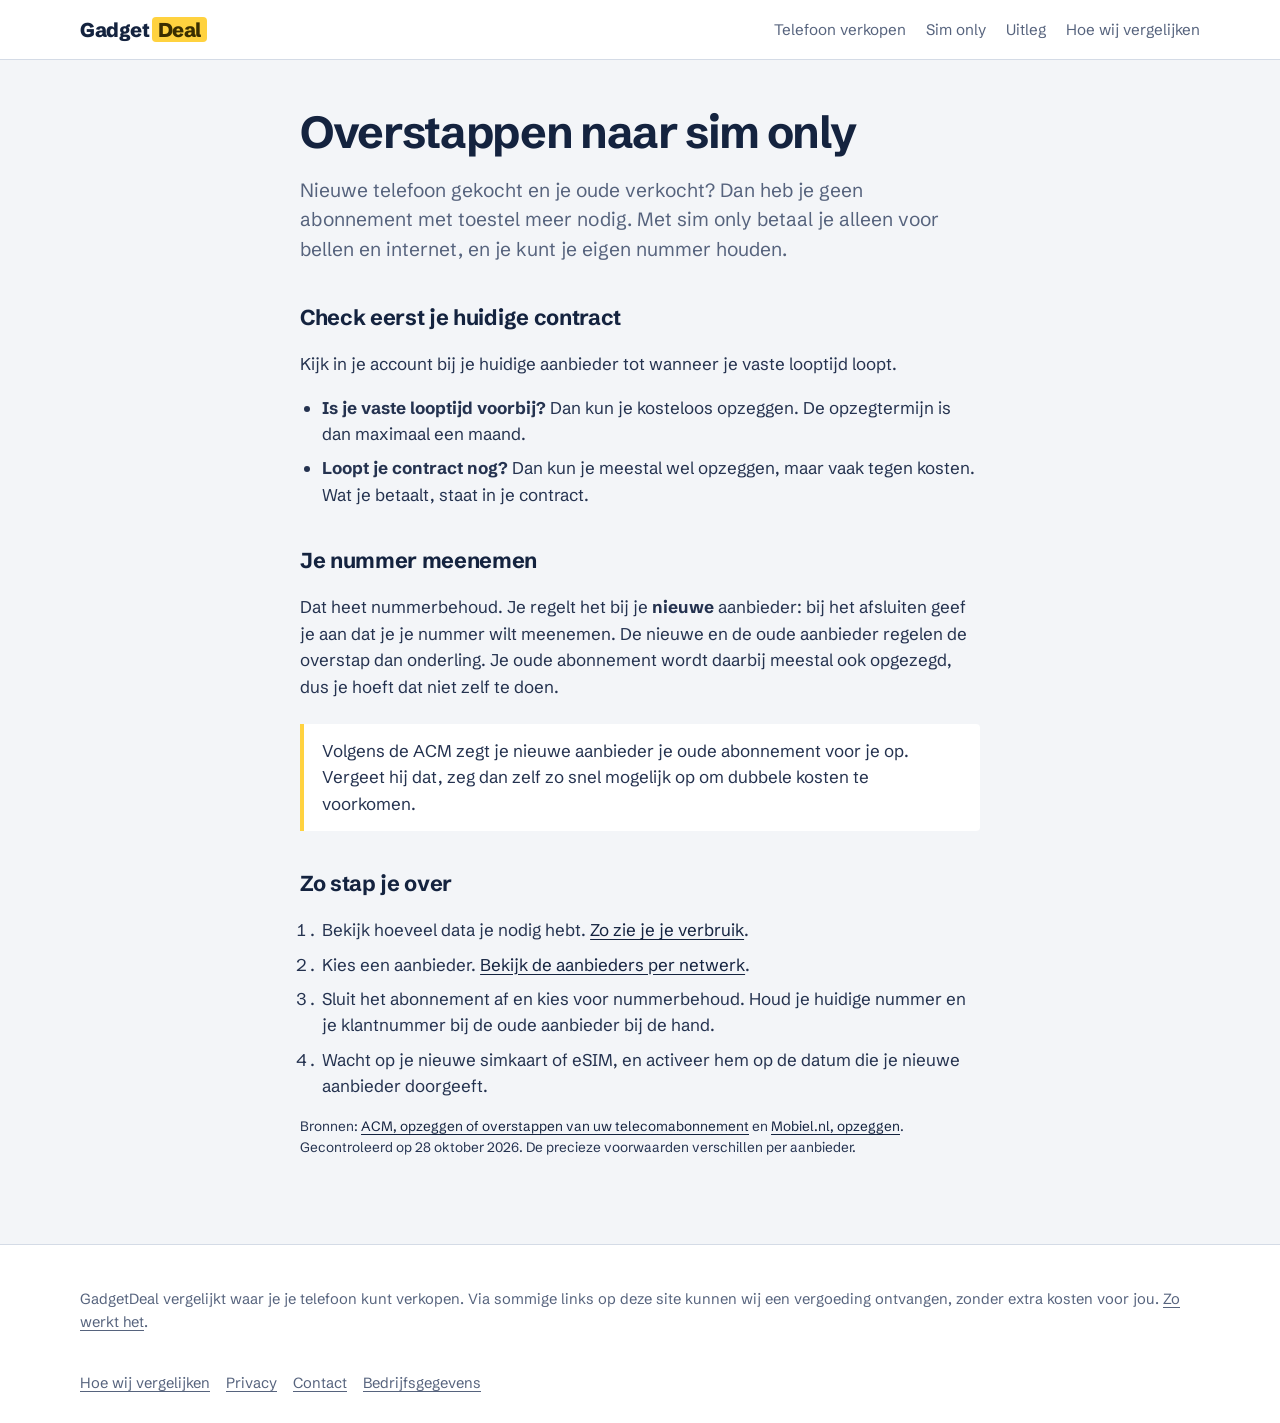
<file: site/uitleg/overstappen-naar-sim-only/index.html>
<!doctype html>
<html lang="nl">
<head>
<meta charset="utf-8">
<meta name="viewport" content="width=device-width, initial-scale=1">
<title>Overstappen naar sim only met je eigen nummer | GadgetDeal</title>
<meta name="description" content="Zo stap je over naar een sim-only-abonnement: je nummer meenemen, wanneer je kosteloos opzegt en wat de nieuwe aanbieder voor je regelt.">


<link rel="canonical" href="https://www.gadgetdeal.nl/uitleg/overstappen-naar-sim-only/">
<link rel="icon" href="/assets/favicon.svg" type="image/svg+xml">
<meta property="og:title" content="Overstappen naar sim only met je eigen nummer | GadgetDeal">
<meta property="og:description" content="Zo stap je over naar een sim-only-abonnement: je nummer meenemen, wanneer je kosteloos opzegt en wat de nieuwe aanbieder voor je regelt.">
<meta property="og:url" content="https://www.gadgetdeal.nl/uitleg/overstappen-naar-sim-only/">
<meta property="og:type" content="website">
<meta property="og:locale" content="nl_NL">
<link rel="preconnect" href="https://fonts.googleapis.com">
<link rel="preconnect" href="https://fonts.gstatic.com" crossorigin>
<link href="https://fonts.googleapis.com/css2?family=Schibsted+Grotesk:wght@400;500;600;700;800&display=swap" rel="stylesheet">
<link rel="stylesheet" href="/assets/style.css">
</head>
<body>
<header class="site-header">
  <div class="wrap">
    <a class="logo" href="/">Gadget<span>Deal</span></a>
    <nav class="site-nav" aria-label="Hoofdmenu"><a href="/">Telefoon verkopen</a><a href="/sim-only/">Sim only</a><a href="/uitleg/">Uitleg</a><a href="/hoe-wij-vergelijken/">Hoe wij vergelijken</a></nav>
  </div>
</header>
<main>

<article class="wrap prose">
  <h1>Overstappen naar sim only</h1>
  <p class="lead">Nieuwe telefoon gekocht en je oude verkocht? Dan heb je geen abonnement met toestel meer nodig. Met sim only betaal je alleen voor bellen en internet, en je kunt je eigen nummer houden.</p>
  <h2>Check eerst je huidige contract</h2>
  <p>Kijk in je account bij je huidige aanbieder tot wanneer je vaste looptijd loopt.</p>
  <ul>
    <li><strong>Is je vaste looptijd voorbij?</strong> Dan kun je kosteloos opzeggen. De opzegtermijn is dan maximaal een maand.</li>
    <li><strong>Loopt je contract nog?</strong> Dan kun je meestal wel opzeggen, maar vaak tegen kosten. Wat je betaalt, staat in je contract.</li>
  </ul>
  <h2>Je nummer meenemen</h2>
  <p>Dat heet nummerbehoud. Je regelt het bij je <strong>nieuwe</strong> aanbieder: bij het afsluiten geef je aan dat je je nummer wilt meenemen. De nieuwe en de oude aanbieder regelen de overstap dan onderling. Je oude abonnement wordt daarbij meestal ook opgezegd, dus je hoeft dat niet zelf te doen.</p>
  <p class="note">Volgens de ACM zegt je nieuwe aanbieder je oude abonnement voor je op. Vergeet hij dat, zeg dan zelf zo snel mogelijk op om dubbele kosten te voorkomen.</p>
  <h2>Zo stap je over</h2>
  <ol>
    <li>Bekijk hoeveel data je nodig hebt. <a href="/uitleg/hoeveel-data-heb-ik-nodig/">Zo zie je je verbruik</a>.</li>
    <li>Kies een aanbieder. <a href="/sim-only/">Bekijk de aanbieders per netwerk</a>.</li>
    <li>Sluit het abonnement af en kies voor nummerbehoud. Houd je huidige nummer en je klantnummer bij de oude aanbieder bij de hand.</li>
    <li>Wacht op je nieuwe simkaart of eSIM, en activeer hem op de datum die je nieuwe aanbieder doorgeeft.</li>
  </ol>
  <p class="source">Bronnen: <a href="https://www.acm.nl/nl/node/24843" rel="nofollow noopener">ACM, opzeggen of overstappen van uw telecomabonnement</a> en <a href="https://www.mobiel.nl/vragen-en-contact/providers/wat-is-belangrijk-om-te-weten-over-mijn-abonnement/opzeggen" rel="nofollow noopener">Mobiel.nl, opzeggen</a>. Gecontroleerd op 28 oktober 2026. De precieze voorwaarden verschillen per aanbieder.</p>
</article>

</main>
<footer class="site-footer">
  <div class="wrap">
    <p>GadgetDeal vergelijkt waar je je telefoon kunt verkopen. Via sommige links op deze site kunnen wij een vergoeding ontvangen, zonder extra kosten voor jou. <a href="/hoe-wij-vergelijken/">Zo werkt het</a>.</p>
    <nav aria-label="Overige pagina's">
      <a href="/hoe-wij-vergelijken/">Hoe wij vergelijken</a>
      <a href="/privacy/">Privacy</a>
      <a href="/contact/">Contact</a>
      <a href="/contact/#bedrijfsgegevens">Bedrijfsgegevens</a>
    </nav>
  </div>
</footer>

</body>
</html>
</file>
<file: assets/style.css>
:root {
  --paper: #f3f5f8;
  --surface: #ffffff;
  --ink: #14233f;
  --muted: #56637d;
  --line: #d4dbe6;
  --label: #ffd23f;
  --label-ink: #3a2e00;
  --yes: #1d6f47;
  --no: #a3361f;
  --focus: #2b5fd9;
  --radius-s: 4px;
  --radius-l: 14px;
  --measure: 68ch;
  font-family: "Schibsted Grotesk", system-ui, sans-serif;
  color: var(--ink);
  background: var(--paper);
}

* { box-sizing: border-box; }
html { -webkit-text-size-adjust: 100%; }
body { margin: 0; font-size: 1.0625rem; line-height: 1.55; background: var(--paper); }
img { max-width: 100%; }
a { color: var(--ink); text-underline-offset: 3px; }
a:hover { text-decoration-thickness: 2px; }
:focus-visible { outline: 3px solid var(--focus); outline-offset: 2px; border-radius: 2px; }

.wrap { width: min(1120px, 100% - 32px); margin-inline: auto; }

/* Header */
.site-header { border-bottom: 1px solid var(--line); background: var(--surface); }
.site-header .wrap { display: flex; align-items: center; justify-content: space-between; gap: 16px; padding-block: 14px; flex-wrap: wrap; }
.logo { font-weight: 800; font-size: 1.25rem; letter-spacing: -0.02em; text-decoration: none; }
.logo span { background: var(--label); color: var(--label-ink); padding: 0 6px; border-radius: var(--radius-s); margin-left: 2px; }
.site-nav { display: flex; gap: 20px; flex-wrap: wrap; font-size: 0.95rem; }
.site-nav a { text-decoration: none; color: var(--muted); }
.site-nav a:hover, .site-nav a[aria-current="page"] { color: var(--ink); text-decoration: underline; }

/* Hero */
.hero { padding-block: 56px 40px; display: grid; grid-template-columns: 1.2fr 1fr; gap: 48px; align-items: start; }
.hero h1 { font-size: clamp(2.2rem, 5vw, 3.6rem); line-height: 1.04; letter-spacing: -0.035em; font-weight: 800; margin: 0 0 20px; max-width: 14ch; }
.hero p { color: var(--muted); max-width: 46ch; margin: 0 0 12px; font-size: 1.125rem; }

/* The label: shipping-label styled filter card */
.label {
  background: var(--surface);
  border: 2px solid var(--ink);
  border-radius: var(--radius-l);
  position: relative;
  overflow: hidden;
}
.label-head { background: var(--label); color: var(--label-ink); padding: 14px 20px; border-bottom: 2px solid var(--ink); font-weight: 700; display: flex; justify-content: space-between; gap: 12px; }
.label-head small { font-weight: 500; }
.label fieldset { border: 0; margin: 0; padding: 8px 20px 16px; }
.label legend { padding: 12px 0 4px; font-weight: 700; }
.check { display: grid; grid-template-columns: 28px 1fr; gap: 12px; align-items: start; padding: 12px 0; border-bottom: 1px dashed var(--line); cursor: pointer; }
.check:last-of-type { border-bottom: 0; }
.check input { appearance: none; width: 24px; height: 24px; margin: 0; border: 2px solid var(--ink); border-radius: var(--radius-s); display: grid; place-content: center; cursor: pointer; background: var(--surface); }
.check input::before { content: ""; width: 12px; height: 7px; border-left: 3px solid var(--ink); border-bottom: 3px solid var(--ink); transform: rotate(-45deg) scale(0); transform-origin: center; margin-top: -3px; transition: transform 140ms ease-out; }
.check input:checked { background: var(--label); }
.check input:checked::before { transform: rotate(-45deg) scale(1); }
.check strong { display: block; }
.check span span { color: var(--muted); font-size: 0.95rem; }
.label-foot { border-top: 2px solid var(--ink); padding: 12px 20px; font-size: 0.95rem; display: flex; justify-content: space-between; gap: 12px; }
.label-foot output { font-weight: 700; }
.label-foot button { font: inherit; background: none; border: 0; padding: 0; text-decoration: underline; cursor: pointer; color: var(--ink); }

/* Table */
.results { padding-bottom: 64px; }
.results h2 { font-size: 1.6rem; letter-spacing: -0.02em; margin: 0 0 6px; }
.results > p { color: var(--muted); margin: 0 0 20px; max-width: var(--measure); }
.buyers { width: 100%; table-layout: auto; border-collapse: separate; border-spacing: 0; background: var(--surface); border: 1px solid var(--line); border-radius: var(--radius-l); overflow: hidden; }
.buyers th, .buyers td { text-align: left; vertical-align: top; padding: 14px 16px; border-bottom: 1px solid var(--line); }
.buyers thead th { font-size: 0.9rem; color: var(--muted); font-weight: 600; background: #f8f9fb; }
.buyers tbody tr:last-child td, .buyers tbody tr:last-child th { border-bottom: 0; }
.buyers tbody th { font-weight: 700; font-size: 1.05rem; }
.buyers tbody th small { display: block; font-weight: 400; color: var(--muted); font-size: 0.85rem; margin-top: 4px; max-width: 30ch; }
.buyers tr[hidden] { display: none; }
.group-row td { background: #eef1f6; font-weight: 700; font-size: 0.95rem; }

.mark { display: inline-flex; align-items: center; gap: 6px; font-weight: 600; white-space: nowrap; }
.mark::before { content: ""; width: 10px; height: 10px; border-radius: 50%; background: currentColor; flex: none; }
.mark.ja { color: var(--yes); }
.mark.nee { color: var(--no); }
.mark.onbekend { color: var(--muted); font-weight: 500; }
.mark.onbekend::before { background: none; border: 2px solid currentColor; width: 8px; height: 8px; }

.go { display: inline-block; white-space: nowrap; padding: 8px 14px; border: 2px solid var(--ink); border-radius: var(--radius-s); font-weight: 700; text-decoration: none; background: var(--surface); }
.go:hover { background: var(--label); }
.paid { display: block; font-size: 0.8rem; color: var(--muted); margin-top: 6px; }
.empty { padding: 24px; background: var(--surface); border: 1px dashed var(--line); border-radius: var(--radius-l); }

.source { font-size: 0.85rem; color: var(--muted); }

/* Prose pages */
.prose { padding-block: 48px 72px; max-width: var(--measure); }
.prose h1 { font-size: clamp(2rem, 4vw, 2.8rem); line-height: 1.08; letter-spacing: -0.03em; margin: 0 0 16px; }
.prose h2 { font-size: 1.35rem; letter-spacing: -0.015em; margin: 36px 0 8px; }
.prose p, .prose li { color: #24324f; }
.prose .lead { font-size: 1.2rem; color: var(--muted); }
.prose ol, .prose ul { padding-left: 1.3em; }
.prose li { margin-bottom: 8px; }
.note { background: var(--surface); border-left: 4px solid var(--label); padding: 14px 18px; border-radius: 0 var(--radius-s) var(--radius-s) 0; margin: 24px 0; }
.todo { background: #fff6d6; border: 2px dashed #c9a400; padding: 10px 14px; border-radius: var(--radius-s); }

.cards { list-style: none; padding: 0; display: grid; grid-template-columns: repeat(auto-fill, minmax(240px, 1fr)); gap: 12px; }
.cards li { background: var(--surface); border: 1px solid var(--line); border-radius: var(--radius-s); padding: 16px; margin: 0; }
.cards li strong { display: block; font-size: 1.1rem; }

/* Footer */
.site-footer { border-top: 1px solid var(--line); background: var(--surface); padding-block: 28px; font-size: 0.92rem; color: var(--muted); }
.site-footer .wrap { display: flex; justify-content: space-between; gap: 24px; flex-wrap: wrap; }
.site-footer nav { display: flex; gap: 16px; flex-wrap: wrap; }
.site-footer a { color: var(--muted); }

@media (max-width: 860px) {
  .hero { grid-template-columns: 1fr; gap: 28px; padding-top: 36px; }
  .buyers, .buyers thead, .buyers tbody, .buyers tr, .buyers th, .buyers td { display: block; }
  .buyers { border: 0; background: none; }
  .buyers thead { position: absolute; left: -9999px; }
  .buyers tbody tr:not(.group-row) { background: var(--surface); border: 1px solid var(--line); border-radius: var(--radius-l); margin-bottom: 12px; padding: 4px 0; }
  .buyers tbody th, .buyers td { border-bottom: 0; padding: 8px 16px; }
  .buyers tbody tr:not(.group-row) { display: flex; flex-wrap: wrap; }
  .buyers tbody tr[hidden] { display: none; }
  .buyers tbody th, .buyers td.cta { flex: 0 0 100%; }
  .buyers td[data-label] { flex: 0 0 50%; }
  .buyers td[data-label]::before { content: attr(data-label); display: block; font-size: 0.85rem; color: var(--muted); }
  .buyers td.cta { padding-bottom: 14px; }
  .group-row td { background: none; padding: 16px 0 8px; }
}

@media (prefers-reduced-motion: reduce) {
  * { transition: none !important; }
}
.prose h3 { font-size: 1.05rem; margin: 24px 0 8px; }
.cards li a { display: inline-block; margin-top: 6px; }
.cards li .price { display: block; font-weight: 700; margin-top: 8px; }
.cards li .price-sub { display: block; color: var(--muted); font-size: 0.95rem; }
.cards li .deal { display: inline-block; background: #fff6d6; border-radius: var(--radius-s); padding: 2px 8px; margin: 6px 0 2px; font-size: 0.92rem; }
.cards li small { display: block; color: var(--muted); font-size: 0.85rem; margin-top: 6px; }
.prose ul.cards { padding-left: 0; }
.buyers td small.source { display: block; margin-top: 4px; }

/* Sim only */
:root { --net-a: #1f8a70; --net-b: #d1495b; --net-c: #6c4ab6; }
.so-hero { padding-block: 48px 24px; max-width: 760px; }
.so-hero h1 { font-size: clamp(2.2rem, 5vw, 3.4rem); line-height: 1.04; letter-spacing: -0.035em; margin: 0 0 14px; }
.so-hero .lead { font-size: 1.2rem; color: var(--muted); margin: 0; }
.so-highlights { display: grid; grid-template-columns: repeat(3, 1fr); gap: 12px; margin-bottom: 28px; }
.so-highlights div { background: var(--ink); color: #fff; border-radius: var(--radius-l); padding: 18px 20px; }
.so-highlights div:first-child { background: var(--label); color: var(--label-ink); }
.so-highlights span { display: block; font-size: 0.9rem; opacity: 0.85; }
.so-highlights strong { display: block; font-size: 2.2rem; font-weight: 800; letter-spacing: -0.03em; line-height: 1.1; margin: 4px 0; }
.so-highlights strong small { font-size: 1rem; font-weight: 600; }
.so-highlights em { font-style: normal; font-size: 0.92rem; opacity: 0.85; }
.so-filter { display: flex; gap: 8px; flex-wrap: wrap; margin-bottom: 8px; }
.so-filter button { font: inherit; font-weight: 600; padding: 8px 16px; border: 2px solid var(--ink); border-radius: 999px; background: var(--surface); color: var(--ink); cursor: pointer; }
.so-filter button[aria-pressed="true"] { background: var(--ink); color: #fff; }
.so-group { font-size: 1.15rem; margin: 32px 0 12px; padding-left: 12px; border-left: 6px solid var(--accent); }
.net-a { --accent: var(--net-a); } .net-b { --accent: var(--net-b); } .net-c { --accent: var(--net-c); }
.so-grid { list-style: none; padding: 0; margin: 0; display: grid; grid-template-columns: repeat(auto-fill, minmax(260px, 1fr)); gap: 14px; }
.so-grid[hidden], .so-group[hidden], .so-card[hidden] { display: none; }
.so-card { position: relative; display: flex; flex-direction: column; background: var(--surface); border: 1px solid var(--line); border-top: 5px solid var(--accent); border-radius: var(--radius-l); padding: 18px 18px 16px; transition: transform 150ms ease-out, box-shadow 150ms ease-out; }
.so-card:hover { transform: translateY(-3px); box-shadow: 0 10px 24px rgba(20, 35, 63, 0.12); }
.so-card p { margin: 0; }
.so-top { display: flex; justify-content: space-between; align-items: center; gap: 8px; }
.so-top strong { font-size: 1.15rem; }
.so-badge { background: var(--label); color: var(--label-ink); font-weight: 800; font-size: 0.78rem; text-transform: uppercase; letter-spacing: 0.06em; padding: 4px 10px; border-radius: 999px; }
.so-net { font-size: 0.85rem; color: var(--accent); font-weight: 600; margin-top: 2px !important; }
.so-price { margin-top: 12px !important; line-height: 1; color: var(--ink); }
.so-from { font-size: 0.9rem; color: var(--muted); }
.so-eur { font-size: 1.4rem; font-weight: 800; vertical-align: top; }
.so-amount { font-size: 2.6rem; font-weight: 800; letter-spacing: -0.04em; }
.so-pm { font-size: 1rem; color: var(--muted); margin-left: 2px; }
.so-spec { color: var(--muted); margin-top: 6px !important; }
.so-deal { margin-top: 12px !important; background: #fff6d6; border-left: 4px solid var(--label); padding: 8px 10px; border-radius: 0 var(--radius-s) var(--radius-s) 0; font-size: 0.93rem; font-weight: 600; }
.so-chips { margin-top: 10px; }
.so-chip { display: inline-block; font-size: 0.85rem; padding: 3px 10px; border-radius: 999px; background: #eef1f6; color: var(--muted); }
.so-chip.yes { background: color-mix(in srgb, var(--accent) 14%, white); color: var(--accent); font-weight: 700; }
.so-extra { font-size: 0.85rem; color: var(--muted); margin-top: 10px !important; }
.so-card .so-go { margin-top: auto; text-align: center; white-space: normal; }
.so-card .so-chips, .so-card .so-extra { margin-bottom: 16px !important; }
.so-card .so-chips:has(+ .so-extra) { margin-bottom: 0 !important; }
@media (max-width: 860px) { .so-highlights { grid-template-columns: 1fr; } .so-highlights strong { font-size: 1.8rem; } }

.table-scroll { overflow-x: auto; margin: 16px 0; }
table.simple { width: 100%; border-collapse: collapse; background: var(--surface); border: 1px solid var(--line); border-radius: var(--radius-s); font-size: 0.95rem; }
table.simple th, table.simple td { text-align: left; vertical-align: top; padding: 10px 12px; border-bottom: 1px solid var(--line); }
table.simple thead th { background: #f8f9fb; color: var(--muted); font-weight: 600; white-space: nowrap; }
table.simple tbody th { font-weight: 700; white-space: nowrap; }
table.simple td:nth-child(2), table.simple td:nth-child(3) { white-space: nowrap; }
.so-noot { margin: 10px 0 0; }
.so-go sup { font-size: 0.75em; margin-left: 1px; }
</file>
